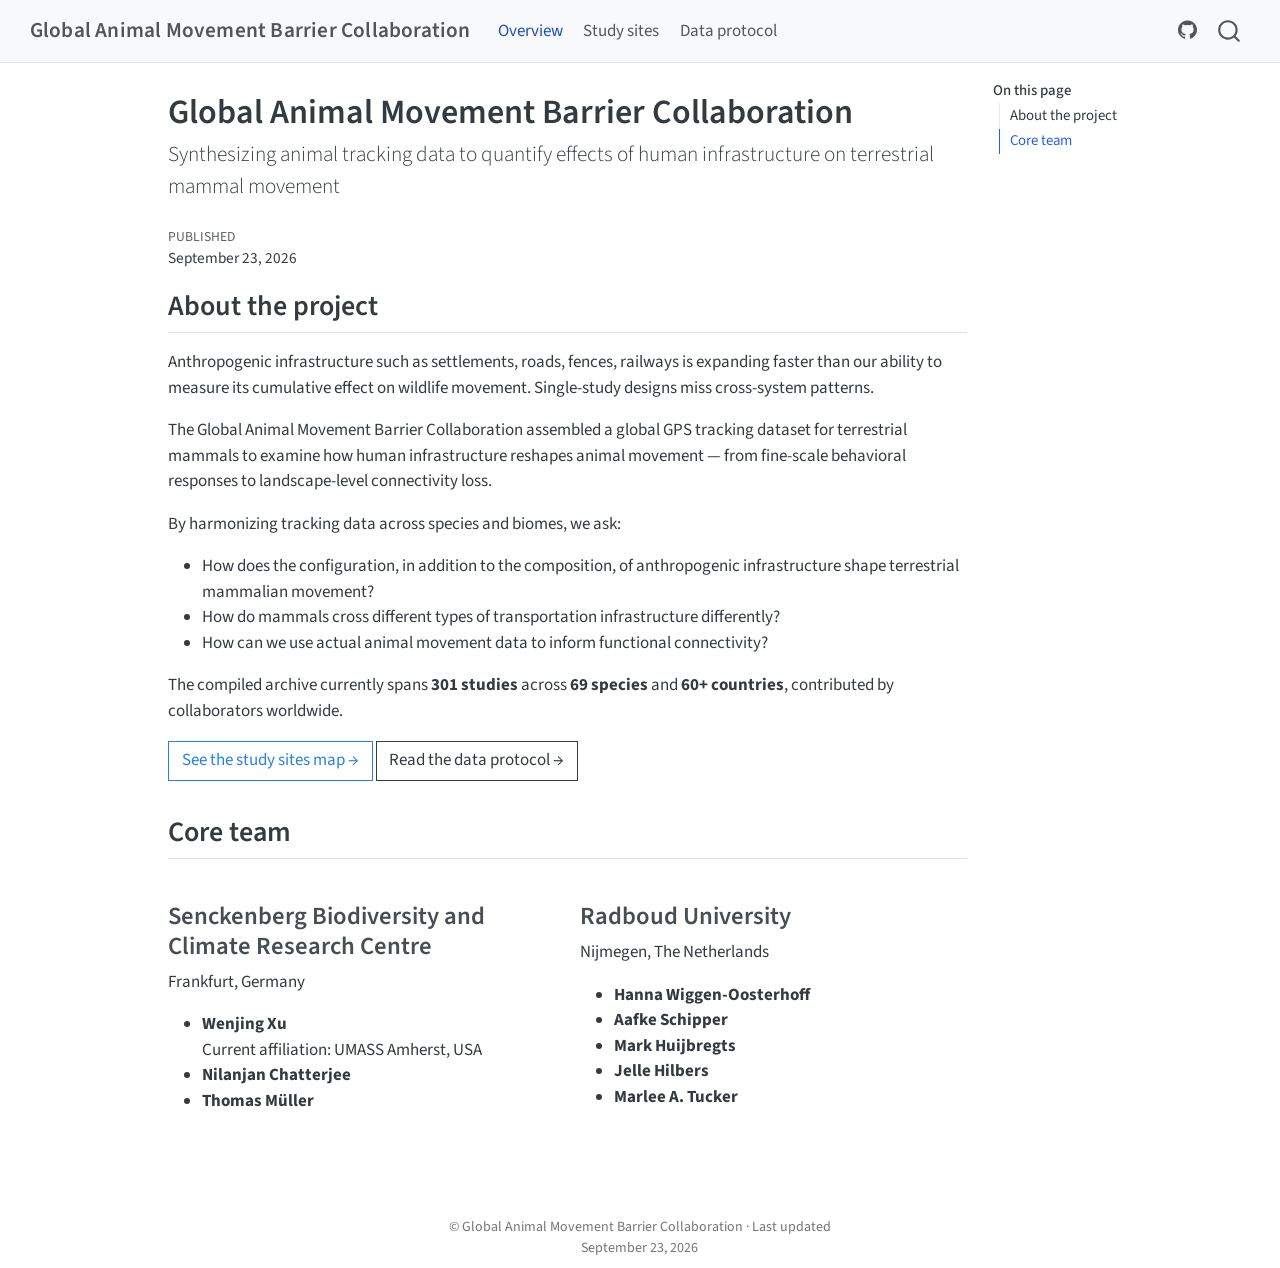
<file: docs/index.html>
<!DOCTYPE html>
<html xmlns="http://www.w3.org/1999/xhtml" lang="en" xml:lang="en"><head>

<meta charset="utf-8">
<meta name="generator" content="quarto-1.9.37">

<meta name="viewport" content="width=device-width, initial-scale=1.0, user-scalable=yes">

<meta name="dcterms.date" content="2026-09-23">

<title>Global Animal Movement Barrier Collaboration</title>
<style>
/* Default styles provided by pandoc.
** See https://pandoc.org/MANUAL.html#variables-for-html for config info.
*/
code{white-space: pre-wrap;}
span.smallcaps{font-variant: small-caps;}
div.columns{display: flex; gap: min(4vw, 1.5em);}
div.column{flex: auto; overflow-x: auto;}
div.hanging-indent{margin-left: 1.5em; text-indent: -1.5em;}
ul.task-list{list-style: none;}
ul.task-list li input[type="checkbox"] {
  width: 0.8em;
  margin: 0 0.8em 0.2em -1em; /* quarto-specific, see https://github.com/quarto-dev/quarto-cli/issues/4556 */ 
  vertical-align: middle;
}
</style>


<script src="site_libs/quarto-nav/quarto-nav.js"></script>
<script src="site_libs/quarto-nav/headroom.min.js"></script>
<script src="site_libs/clipboard/clipboard.min.js"></script>
<script src="site_libs/quarto-search/autocomplete.umd.js"></script>
<script src="site_libs/quarto-search/fuse.min.js"></script>
<script src="site_libs/quarto-search/quarto-search.js"></script>
<meta name="quarto:offset" content="./">
<script src="site_libs/quarto-html/quarto.js" type="module"></script>
<script src="site_libs/quarto-html/tabsets/tabsets.js" type="module"></script>
<script src="site_libs/quarto-html/popper.min.js"></script>
<script src="site_libs/quarto-html/tippy.umd.min.js"></script>
<script src="site_libs/quarto-html/anchor.min.js"></script>
<link href="site_libs/quarto-html/tippy.css" rel="stylesheet">
<link href="site_libs/quarto-html/quarto-syntax-highlighting-7f8f88aac4f3542376d5c11b86a4c14d.css" rel="stylesheet" id="quarto-text-highlighting-styles">
<script src="site_libs/bootstrap/bootstrap.min.js"></script>
<link href="site_libs/bootstrap/bootstrap-icons.css" rel="stylesheet">
<link href="site_libs/bootstrap/bootstrap-6388ad00bb6ecaefa25b9a98db1edf18.min.css" rel="stylesheet" append-hash="true" id="quarto-bootstrap" data-mode="light">
<script id="quarto-search-options" type="application/json">{
  "location": "navbar",
  "copy-button": false,
  "collapse-after": 3,
  "panel-placement": "end",
  "type": "overlay",
  "limit": 50,
  "keyboard-shortcut": [
    "f",
    "/",
    "s"
  ],
  "show-item-context": false,
  "language": {
    "search-no-results-text": "No results",
    "search-matching-documents-text": "matching documents",
    "search-copy-link-title": "Copy link to search",
    "search-hide-matches-text": "Hide additional matches",
    "search-more-match-text": "more match in this document",
    "search-more-matches-text": "more matches in this document",
    "search-clear-button-title": "Clear",
    "search-text-placeholder": "",
    "search-detached-cancel-button-title": "Cancel",
    "search-submit-button-title": "Submit",
    "search-label": "Search"
  }
}</script>
<style>html{ scroll-behavior: smooth; }</style>


<link rel="stylesheet" href="styles.css">
</head>

<body class="nav-fixed quarto-light">

<div id="quarto-search-results"></div>
  <header id="quarto-header" class="headroom fixed-top">
    <nav class="navbar navbar-expand-lg " data-bs-theme="dark">
      <div class="navbar-container container-fluid">
      <div class="navbar-brand-container mx-auto">
    <a class="navbar-brand" href="./index.html">
    <span class="navbar-title">Global Animal Movement Barrier Collaboration</span>
    </a>
  </div>
            <div id="quarto-search" class="" title="Search"></div>
          <button class="navbar-toggler" type="button" data-bs-toggle="collapse" data-bs-target="#navbarCollapse" aria-controls="navbarCollapse" role="menu" aria-expanded="false" aria-label="Toggle navigation" onclick="if (window.quartoToggleHeadroom) { window.quartoToggleHeadroom(); }">
  <span class="navbar-toggler-icon"></span>
</button>
          <div class="collapse navbar-collapse" id="navbarCollapse">
            <ul class="navbar-nav navbar-nav-scroll me-auto">
  <li class="nav-item">
    <a class="nav-link active" href="./index.html" aria-current="page"> 
<span class="menu-text">Overview</span></a>
  </li>  
  <li class="nav-item">
    <a class="nav-link" href="./map.html"> 
<span class="menu-text">Study sites</span></a>
  </li>  
  <li class="nav-item">
    <a class="nav-link" href="./protocol.html"> 
<span class="menu-text">Data protocol</span></a>
  </li>  
</ul>
            <ul class="navbar-nav navbar-nav-scroll ms-auto">
  <li class="nav-item compact">
    <a class="nav-link" href="https://github.com/wx-ecology/barrierproject.github.io"> <i class="bi bi-github" role="img">
</i> 
<span class="menu-text"></span></a>
  </li>  
</ul>
          </div> <!-- /navcollapse -->
            <div class="quarto-navbar-tools">
</div>
      </div> <!-- /container-fluid -->
    </nav>
</header>
<!-- content -->
<div id="quarto-content" class="quarto-container page-columns page-rows-contents page-layout-article page-navbar">
<!-- sidebar -->
<!-- margin-sidebar -->
    <div id="quarto-margin-sidebar" class="sidebar margin-sidebar">
        <nav id="TOC" role="doc-toc" class="toc-active">
    <h2 id="toc-title">On this page</h2>
   
  <ul>
  <li><a href="#about-the-project" id="toc-about-the-project" class="nav-link active" data-scroll-target="#about-the-project">About the project</a></li>
  <li><a href="#core-team" id="toc-core-team" class="nav-link" data-scroll-target="#core-team">Core team</a></li>
  </ul>
</nav>
    </div>
<!-- main -->
<main class="content" id="quarto-document-content">

<header id="title-block-header" class="quarto-title-block default">
<div class="quarto-title">
<h1 class="title">Global Animal Movement Barrier Collaboration</h1>
<p class="subtitle lead">Synthesizing animal tracking data to quantify effects of human infrastructure on terrestrial mammal movement</p>
</div>



<div class="quarto-title-meta">

    
    <div>
    <div class="quarto-title-meta-heading">Published</div>
    <div class="quarto-title-meta-contents">
      <p class="date">September 23, 2026</p>
    </div>
  </div>
  
    
  </div>
  


</header>


<section id="about-the-project" class="level2">
<h2 class="anchored" data-anchor-id="about-the-project">About the project</h2>
<p>Anthropogenic infrastructure such as settlements, roads, fences, railways is expanding faster than our ability to measure its cumulative effect on wildlife movement. Single-study designs miss cross-system patterns.</p>
<p>The Global Animal Movement Barrier Collaboration assembled a global GPS tracking dataset for terrestrial mammals to examine how human infrastructure reshapes animal movement — from fine-scale behavioral responses to landscape-level connectivity loss.</p>
<p>By harmonizing tracking data across species and biomes, we ask:</p>
<ul>
<li>How does the configuration, in addition to the composition, of anthropogenic infrastructure shape terrestrial mammalian movement?</li>
<li>How do mammals cross different types of transportation infrastructure differently?</li>
<li>How can we use actual animal movement data to inform functional connectivity?</li>
</ul>
<p>The compiled archive currently spans <strong>301 studies</strong> across <strong>69 species</strong> and <strong>60+ countries</strong>, contributed by collaborators worldwide.</p>
<p><a href="./map.html" class="btn btn-outline-primary">See the study sites map →</a> <a href="./protocol.html" class="btn btn-outline-secondary">Read the data protocol →</a></p>
</section>
<section id="core-team" class="level2">
<h2 class="anchored" data-anchor-id="core-team">Core team</h2>
<div class="grid">
<section id="senckenberg-biodiversity-and-climate-research-centre" class="level3 g-col-12 g-col-md-6">
<h3 class="anchored" data-anchor-id="senckenberg-biodiversity-and-climate-research-centre">Senckenberg Biodiversity and Climate Research Centre</h3>
<p>Frankfurt, Germany</p>
<ul>
<li><strong>Wenjing Xu</strong> <br> Current affiliation: UMASS Amherst, USA</li>
<li><strong>Nilanjan Chatterjee</strong></li>
<li><strong>Thomas Müller</strong></li>
</ul>
</section>
<section id="radboud-university" class="level3 g-col-12 g-col-md-6">
<h3 class="anchored" data-anchor-id="radboud-university">Radboud University</h3>
<p>Nijmegen, The Netherlands</p>
<ul>
<li><strong>Hanna Wiggen-Oosterhoff</strong></li>
<li><strong>Aafke Schipper</strong></li>
<li><strong>Mark Huijbregts</strong></li>
<li><strong>Jelle Hilbers</strong></li>
<li><strong>Marlee A. Tucker</strong></li>
</ul>
</section>
</div>


</section>

</main> <!-- /main -->
<script id="quarto-html-after-body" type="application/javascript">
  window.document.addEventListener("DOMContentLoaded", function (event) {
    const icon = "";
    const anchorJS = new window.AnchorJS();
    anchorJS.options = {
      placement: 'right',
      icon: icon
    };
    anchorJS.add('.anchored');
    const isCodeAnnotation = (el) => {
      for (const clz of el.classList) {
        if (clz.startsWith('code-annotation-')) {                     
          return true;
        }
      }
      return false;
    }
    const onCopySuccess = function(e) {
      // button target
      const button = e.trigger;
      // don't keep focus
      button.blur();
      // flash "checked"
      button.classList.add('code-copy-button-checked');
      var currentTitle = button.getAttribute("title");
      button.setAttribute("title", "Copied!");
      let tooltip;
      if (window.bootstrap) {
        button.setAttribute("data-bs-toggle", "tooltip");
        button.setAttribute("data-bs-placement", "left");
        button.setAttribute("data-bs-title", "Copied!");
        tooltip = new bootstrap.Tooltip(button, 
          { trigger: "manual", 
            customClass: "code-copy-button-tooltip",
            offset: [0, -8]});
        tooltip.show();    
      }
      setTimeout(function() {
        if (tooltip) {
          tooltip.hide();
          button.removeAttribute("data-bs-title");
          button.removeAttribute("data-bs-toggle");
          button.removeAttribute("data-bs-placement");
        }
        button.setAttribute("title", currentTitle);
        button.classList.remove('code-copy-button-checked');
      }, 1000);
      // clear code selection
      e.clearSelection();
    }
    const getTextToCopy = function(trigger) {
      const outerScaffold = trigger.parentElement.cloneNode(true);
      const codeEl = outerScaffold.querySelector('code');
      for (const childEl of codeEl.children) {
        if (isCodeAnnotation(childEl)) {
          childEl.remove();
        }
      }
      return codeEl.innerText;
    }
    const clipboard = new window.ClipboardJS('.code-copy-button:not([data-in-quarto-modal])', {
      text: getTextToCopy
    });
    clipboard.on('success', onCopySuccess);
    if (window.document.getElementById('quarto-embedded-source-code-modal')) {
      const clipboardModal = new window.ClipboardJS('.code-copy-button[data-in-quarto-modal]', {
        text: getTextToCopy,
        container: window.document.getElementById('quarto-embedded-source-code-modal')
      });
      clipboardModal.on('success', onCopySuccess);
    }
      var localhostRegex = new RegExp(/^(?:http|https):\/\/localhost\:?[0-9]*\//);
      var mailtoRegex = new RegExp(/^mailto:/);
        var filterRegex = new RegExp("https:\/\/wx-ecology\.github\.io\/barrierproject\.github\.io\/");
      var isInternal = (href) => {
          return filterRegex.test(href) || localhostRegex.test(href) || mailtoRegex.test(href);
      }
      // Inspect non-navigation links and adorn them if external
     var links = window.document.querySelectorAll('a[href]:not(.nav-link):not(.navbar-brand):not(.toc-action):not(.sidebar-link):not(.sidebar-item-toggle):not(.pagination-link):not(.no-external):not([aria-hidden]):not(.dropdown-item):not(.quarto-navigation-tool):not(.about-link)');
      for (var i=0; i<links.length; i++) {
        const link = links[i];
        if (!isInternal(link.href)) {
          // undo the damage that might have been done by quarto-nav.js in the case of
          // links that we want to consider external
          if (link.dataset.originalHref !== undefined) {
            link.href = link.dataset.originalHref;
          }
            // target, if specified
            link.setAttribute("target", "_blank");
            if (link.getAttribute("rel") === null) {
              link.setAttribute("rel", "noopener");
            }
        }
      }
    function tippyHover(el, contentFn, onTriggerFn, onUntriggerFn) {
      const config = {
        allowHTML: true,
        maxWidth: 500,
        delay: 100,
        arrow: false,
        appendTo: function(el) {
            return el.parentElement;
        },
        interactive: true,
        interactiveBorder: 10,
        theme: 'quarto',
        placement: 'bottom-start',
      };
      if (contentFn) {
        config.content = contentFn;
      }
      if (onTriggerFn) {
        config.onTrigger = onTriggerFn;
      }
      if (onUntriggerFn) {
        config.onUntrigger = onUntriggerFn;
      }
      window.tippy(el, config); 
    }
    const noterefs = window.document.querySelectorAll('a[role="doc-noteref"]');
    for (var i=0; i<noterefs.length; i++) {
      const ref = noterefs[i];
      tippyHover(ref, function() {
        // use id or data attribute instead here
        let href = ref.getAttribute('data-footnote-href') || ref.getAttribute('href');
        try { href = new URL(href).hash; } catch {}
        const id = href.replace(/^#\/?/, "");
        const note = window.document.getElementById(id);
        if (note) {
          return note.innerHTML;
        } else {
          return "";
        }
      });
    }
    const xrefs = window.document.querySelectorAll('a.quarto-xref');
    const processXRef = (id, note) => {
      // Strip column container classes
      const stripColumnClz = (el) => {
        el.classList.remove("page-full", "page-columns");
        if (el.children) {
          for (const child of el.children) {
            stripColumnClz(child);
          }
        }
      }
      stripColumnClz(note)
      if (id === null || id.startsWith('sec-')) {
        // Special case sections, only their first couple elements
        const container = document.createElement("div");
        if (note.children && note.children.length > 2) {
          container.appendChild(note.children[0].cloneNode(true));
          for (let i = 1; i < note.children.length; i++) {
            const child = note.children[i];
            if (child.tagName === "P" && child.innerText === "") {
              continue;
            } else {
              container.appendChild(child.cloneNode(true));
              break;
            }
          }
          if (window.Quarto?.typesetMath) {
            window.Quarto.typesetMath(container);
          }
          return container.innerHTML
        } else {
          if (window.Quarto?.typesetMath) {
            window.Quarto.typesetMath(note);
          }
          return note.innerHTML;
        }
      } else {
        // Remove any anchor links if they are present
        const anchorLink = note.querySelector('a.anchorjs-link');
        if (anchorLink) {
          anchorLink.remove();
        }
        if (window.Quarto?.typesetMath) {
          window.Quarto.typesetMath(note);
        }
        if (note.classList.contains("callout")) {
          return note.outerHTML;
        } else {
          return note.innerHTML;
        }
      }
    }
    for (var i=0; i<xrefs.length; i++) {
      const xref = xrefs[i];
      tippyHover(xref, undefined, function(instance) {
        instance.disable();
        let url = xref.getAttribute('href');
        let hash = undefined; 
        if (url.startsWith('#')) {
          hash = url;
        } else {
          try { hash = new URL(url).hash; } catch {}
        }
        if (hash) {
          const id = hash.replace(/^#\/?/, "");
          const note = window.document.getElementById(id);
          if (note !== null) {
            try {
              const html = processXRef(id, note.cloneNode(true));
              instance.setContent(html);
            } finally {
              instance.enable();
              instance.show();
            }
          } else {
            // See if we can fetch this
            fetch(url.split('#')[0])
            .then(res => res.text())
            .then(html => {
              const parser = new DOMParser();
              const htmlDoc = parser.parseFromString(html, "text/html");
              const note = htmlDoc.getElementById(id);
              if (note !== null) {
                const html = processXRef(id, note);
                instance.setContent(html);
              } 
            }).finally(() => {
              instance.enable();
              instance.show();
            });
          }
        } else {
          // See if we can fetch a full url (with no hash to target)
          // This is a special case and we should probably do some content thinning / targeting
          fetch(url)
          .then(res => res.text())
          .then(html => {
            const parser = new DOMParser();
            const htmlDoc = parser.parseFromString(html, "text/html");
            const note = htmlDoc.querySelector('main.content');
            if (note !== null) {
              // This should only happen for chapter cross references
              // (since there is no id in the URL)
              // remove the first header
              if (note.children.length > 0 && note.children[0].tagName === "HEADER") {
                note.children[0].remove();
              }
              const html = processXRef(null, note);
              instance.setContent(html);
            } 
          }).finally(() => {
            instance.enable();
            instance.show();
          });
        }
      }, function(instance) {
      });
    }
        let selectedAnnoteEl;
        const selectorForAnnotation = ( cell, annotation) => {
          let cellAttr = 'data-code-cell="' + cell + '"';
          let lineAttr = 'data-code-annotation="' +  annotation + '"';
          const selector = 'span[' + cellAttr + '][' + lineAttr + ']';
          return selector;
        }
        const selectCodeLines = (annoteEl) => {
          const doc = window.document;
          const targetCell = annoteEl.getAttribute("data-target-cell");
          const targetAnnotation = annoteEl.getAttribute("data-target-annotation");
          const annoteSpan = window.document.querySelector(selectorForAnnotation(targetCell, targetAnnotation));
          const lines = annoteSpan.getAttribute("data-code-lines").split(",");
          const lineIds = lines.map((line) => {
            return targetCell + "-" + line;
          })
          let top = null;
          let height = null;
          let parent = null;
          if (lineIds.length > 0) {
              //compute the position of the single el (top and bottom and make a div)
              const el = window.document.getElementById(lineIds[0]);
              top = el.offsetTop;
              height = el.offsetHeight;
              parent = el.parentElement.parentElement;
            if (lineIds.length > 1) {
              const lastEl = window.document.getElementById(lineIds[lineIds.length - 1]);
              const bottom = lastEl.offsetTop + lastEl.offsetHeight;
              height = bottom - top;
            }
            if (top !== null && height !== null && parent !== null) {
              // cook up a div (if necessary) and position it 
              let div = window.document.getElementById("code-annotation-line-highlight");
              if (div === null) {
                div = window.document.createElement("div");
                div.setAttribute("id", "code-annotation-line-highlight");
                div.style.position = 'absolute';
                parent.appendChild(div);
              }
              div.style.top = top - 2 + "px";
              div.style.height = height + 4 + "px";
              div.style.left = 0;
              let gutterDiv = window.document.getElementById("code-annotation-line-highlight-gutter");
              if (gutterDiv === null) {
                gutterDiv = window.document.createElement("div");
                gutterDiv.setAttribute("id", "code-annotation-line-highlight-gutter");
                gutterDiv.style.position = 'absolute';
                const codeCell = window.document.getElementById(targetCell);
                const gutter = codeCell.querySelector('.code-annotation-gutter');
                gutter.appendChild(gutterDiv);
              }
              gutterDiv.style.top = top - 2 + "px";
              gutterDiv.style.height = height + 4 + "px";
            }
            selectedAnnoteEl = annoteEl;
          }
        };
        const unselectCodeLines = () => {
          const elementsIds = ["code-annotation-line-highlight", "code-annotation-line-highlight-gutter"];
          elementsIds.forEach((elId) => {
            const div = window.document.getElementById(elId);
            if (div) {
              div.remove();
            }
          });
          selectedAnnoteEl = undefined;
        };
          // Handle positioning of the toggle
      window.addEventListener(
        "resize",
        throttle(() => {
          elRect = undefined;
          if (selectedAnnoteEl) {
            selectCodeLines(selectedAnnoteEl);
          }
        }, 10)
      );
      function throttle(fn, ms) {
      let throttle = false;
      let timer;
        return (...args) => {
          if(!throttle) { // first call gets through
              fn.apply(this, args);
              throttle = true;
          } else { // all the others get throttled
              if(timer) clearTimeout(timer); // cancel #2
              timer = setTimeout(() => {
                fn.apply(this, args);
                timer = throttle = false;
              }, ms);
          }
        };
      }
        // Attach click handler to the DT
        const annoteDls = window.document.querySelectorAll('dt[data-target-cell]');
        for (const annoteDlNode of annoteDls) {
          annoteDlNode.addEventListener('click', (event) => {
            const clickedEl = event.target;
            if (clickedEl !== selectedAnnoteEl) {
              unselectCodeLines();
              const activeEl = window.document.querySelector('dt[data-target-cell].code-annotation-active');
              if (activeEl) {
                activeEl.classList.remove('code-annotation-active');
              }
              selectCodeLines(clickedEl);
              clickedEl.classList.add('code-annotation-active');
            } else {
              // Unselect the line
              unselectCodeLines();
              clickedEl.classList.remove('code-annotation-active');
            }
          });
        }
    const findCites = (el) => {
      const parentEl = el.parentElement;
      if (parentEl) {
        const cites = parentEl.dataset.cites;
        if (cites) {
          return {
            el,
            cites: cites.split(' ')
          };
        } else {
          return findCites(el.parentElement)
        }
      } else {
        return undefined;
      }
    };
    var bibliorefs = window.document.querySelectorAll('a[role="doc-biblioref"]');
    for (var i=0; i<bibliorefs.length; i++) {
      const ref = bibliorefs[i];
      const citeInfo = findCites(ref);
      if (citeInfo) {
        tippyHover(citeInfo.el, function() {
          var popup = window.document.createElement('div');
          citeInfo.cites.forEach(function(cite) {
            var citeDiv = window.document.createElement('div');
            citeDiv.classList.add('hanging-indent');
            citeDiv.classList.add('csl-entry');
            var biblioDiv = window.document.getElementById('ref-' + cite);
            if (biblioDiv) {
              citeDiv.innerHTML = biblioDiv.innerHTML;
            }
            popup.appendChild(citeDiv);
          });
          return popup.innerHTML;
        });
      }
    }
  });
  </script>
</div> <!-- /content -->
<footer class="footer">
  <div class="nav-footer">
    <div class="nav-footer-left">
      &nbsp;
    </div>   
    <div class="nav-footer-center">
<p>© Global Animal Movement Barrier Collaboration · Last updated September 23, 2026</p>
</div>
    <div class="nav-footer-right">
      &nbsp;
    </div>
  </div>
</footer>




<script src="site_libs/quarto-html/zenscroll-min.js"></script>
</body></html>
</file>
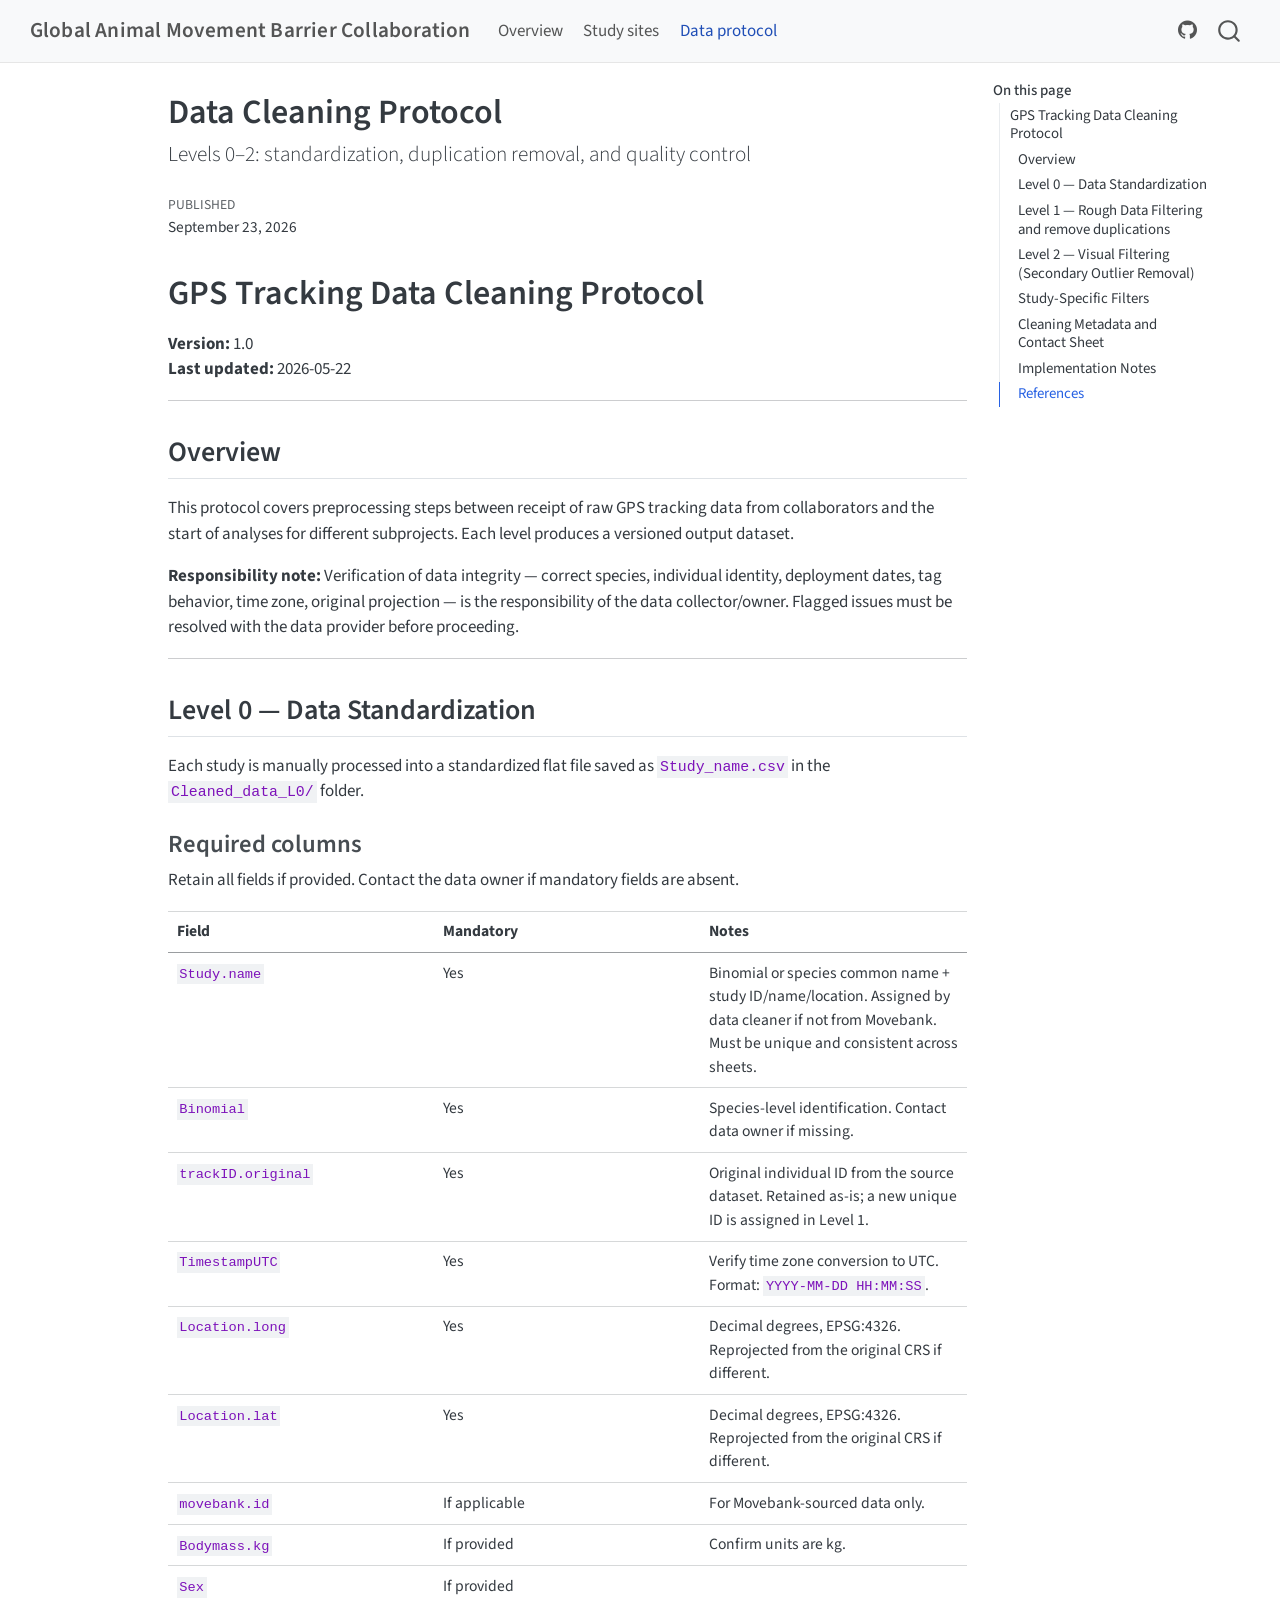
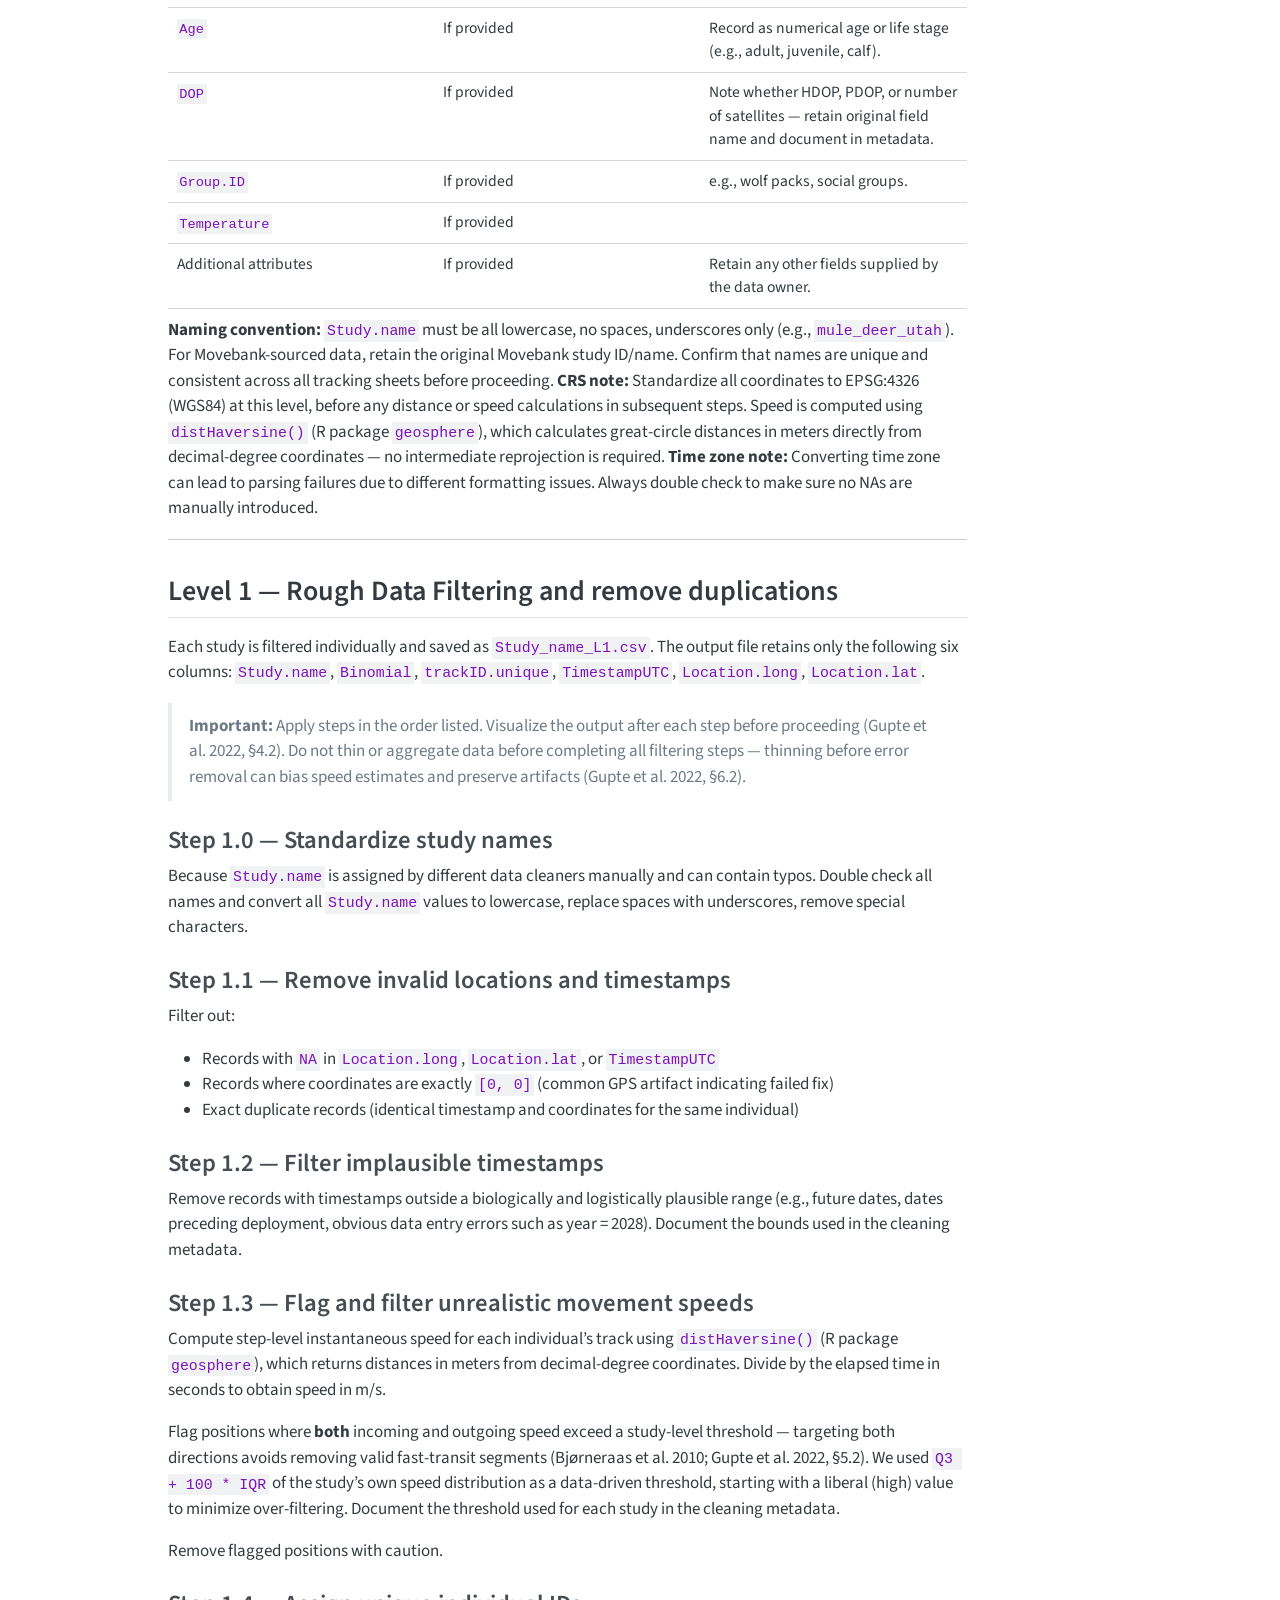
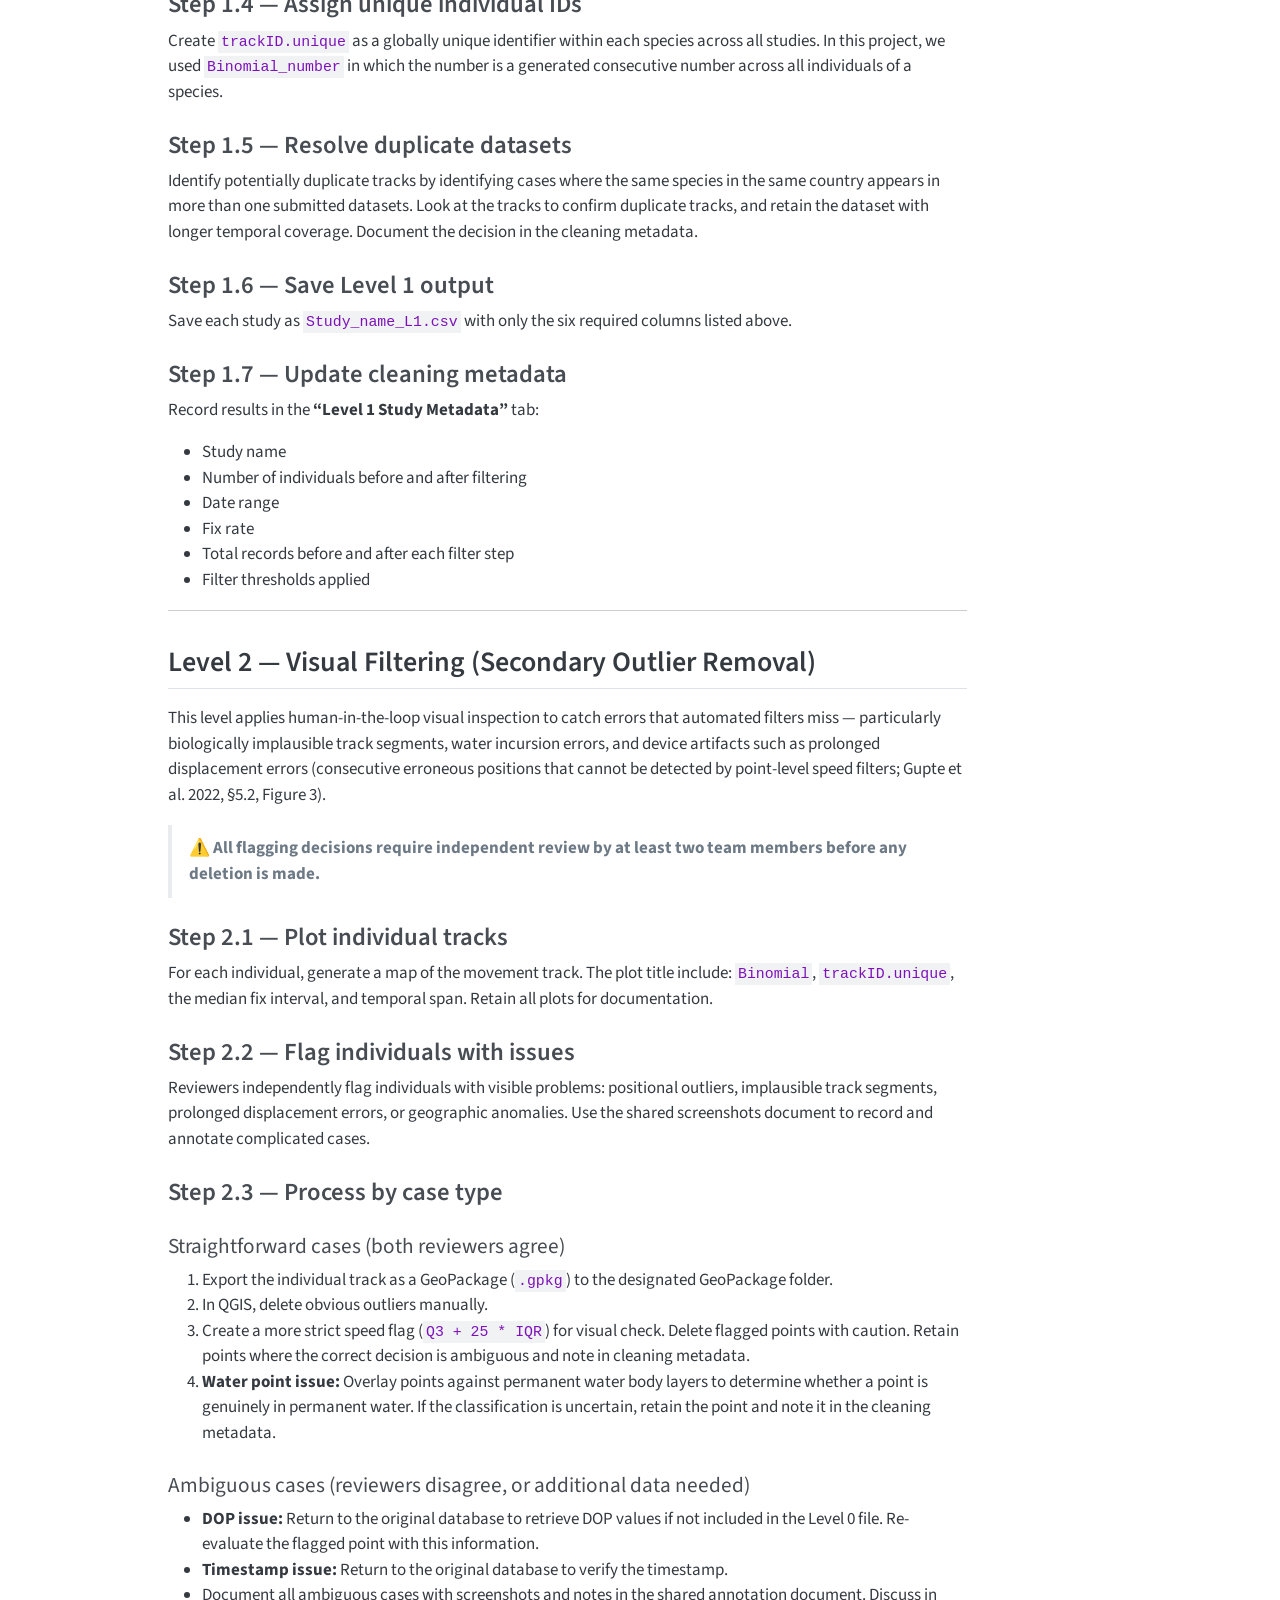
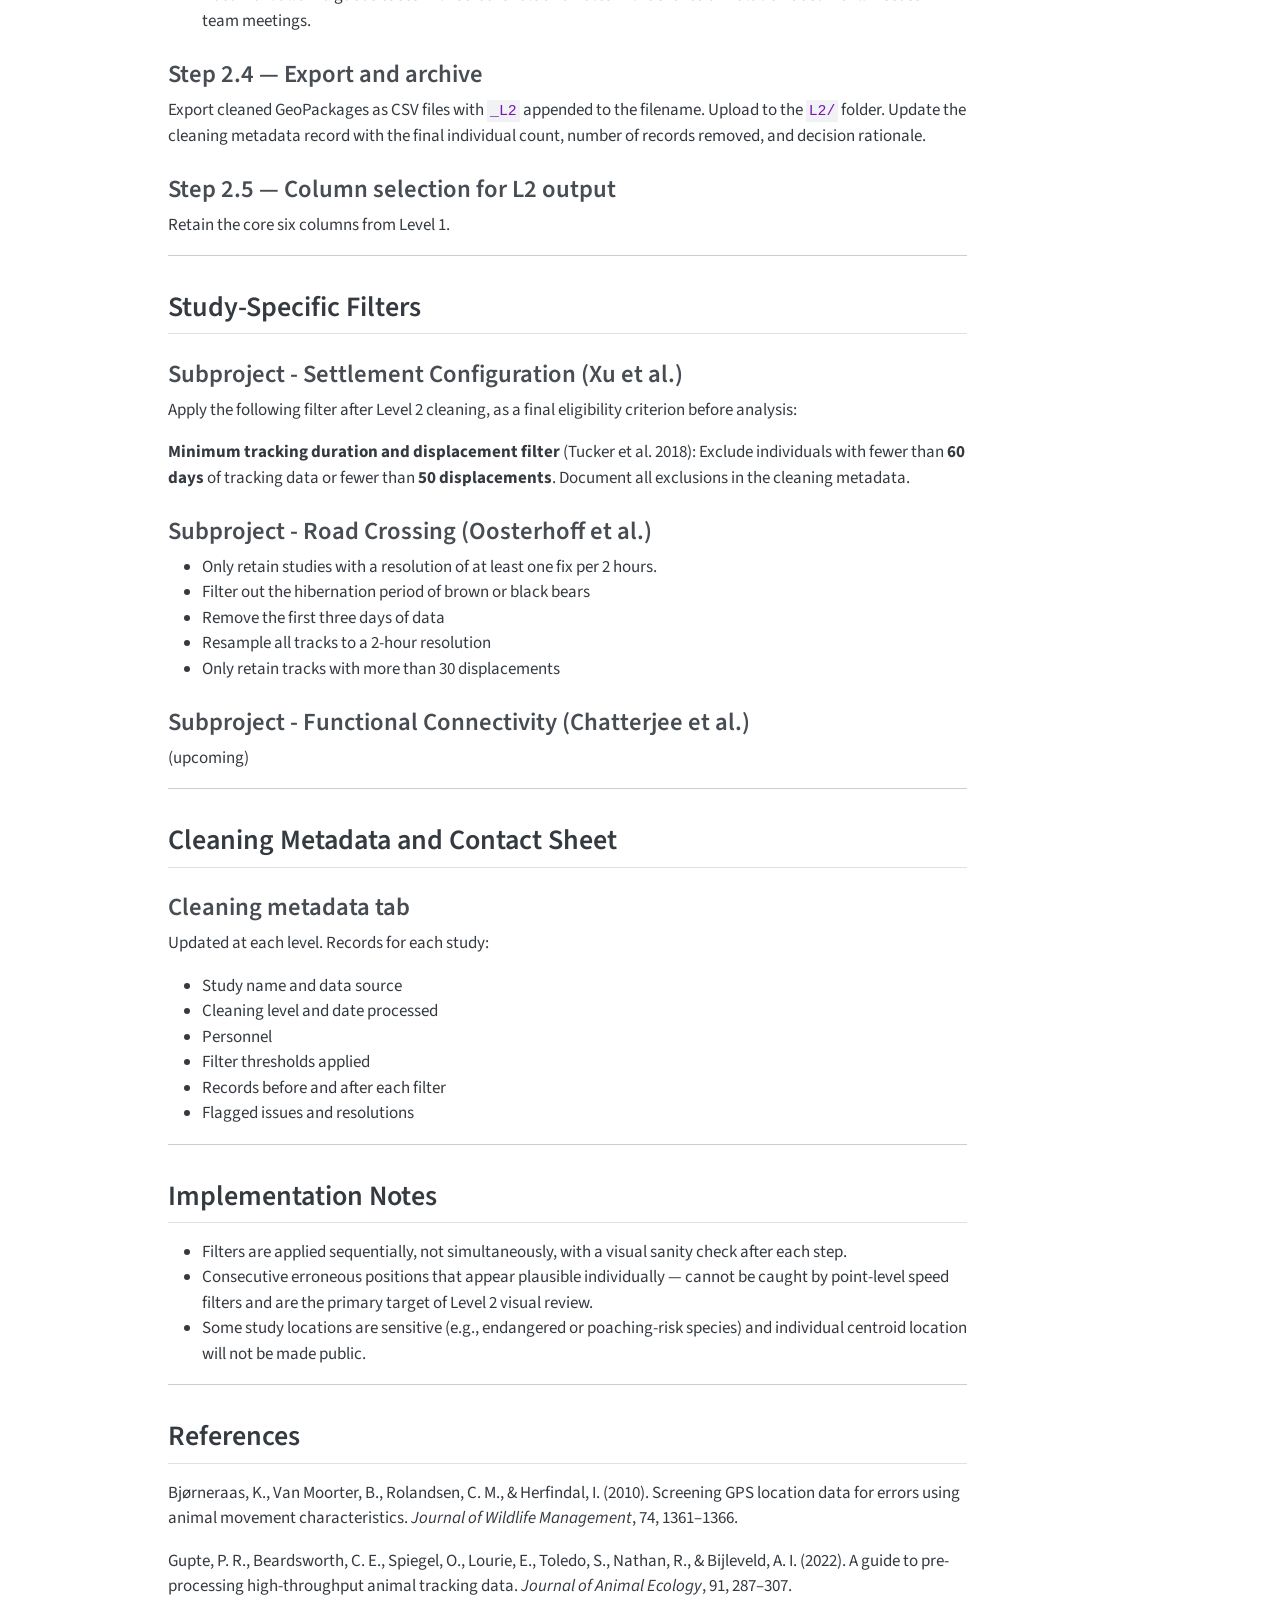
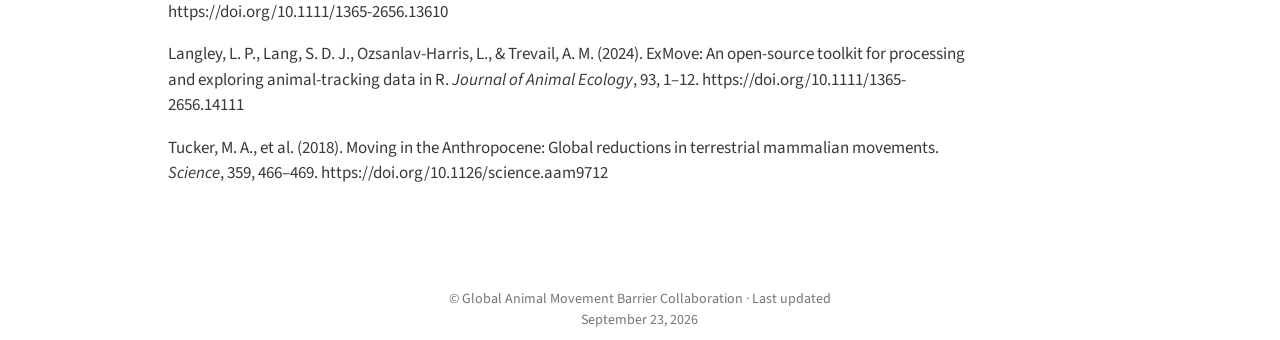
<file: docs/protocol.html>
<!DOCTYPE html>
<html xmlns="http://www.w3.org/1999/xhtml" lang="en" xml:lang="en"><head>

<meta charset="utf-8">
<meta name="generator" content="quarto-1.9.37">

<meta name="viewport" content="width=device-width, initial-scale=1.0, user-scalable=yes">

<meta name="dcterms.date" content="2026-09-23">

<title>Data Cleaning Protocol – Global Animal Movement Barrier Collaboration</title>
<style>
/* Default styles provided by pandoc.
** See https://pandoc.org/MANUAL.html#variables-for-html for config info.
*/
code{white-space: pre-wrap;}
span.smallcaps{font-variant: small-caps;}
div.columns{display: flex; gap: min(4vw, 1.5em);}
div.column{flex: auto; overflow-x: auto;}
div.hanging-indent{margin-left: 1.5em; text-indent: -1.5em;}
ul.task-list{list-style: none;}
ul.task-list li input[type="checkbox"] {
  width: 0.8em;
  margin: 0 0.8em 0.2em -1em; /* quarto-specific, see https://github.com/quarto-dev/quarto-cli/issues/4556 */ 
  vertical-align: middle;
}
</style>


<script src="site_libs/quarto-nav/quarto-nav.js"></script>
<script src="site_libs/quarto-nav/headroom.min.js"></script>
<script src="site_libs/clipboard/clipboard.min.js"></script>
<script src="site_libs/quarto-search/autocomplete.umd.js"></script>
<script src="site_libs/quarto-search/fuse.min.js"></script>
<script src="site_libs/quarto-search/quarto-search.js"></script>
<meta name="quarto:offset" content="./">
<script src="site_libs/quarto-html/quarto.js" type="module"></script>
<script src="site_libs/quarto-html/tabsets/tabsets.js" type="module"></script>
<script src="site_libs/quarto-html/popper.min.js"></script>
<script src="site_libs/quarto-html/tippy.umd.min.js"></script>
<script src="site_libs/quarto-html/anchor.min.js"></script>
<link href="site_libs/quarto-html/tippy.css" rel="stylesheet">
<link href="site_libs/quarto-html/quarto-syntax-highlighting-7f8f88aac4f3542376d5c11b86a4c14d.css" rel="stylesheet" id="quarto-text-highlighting-styles">
<script src="site_libs/bootstrap/bootstrap.min.js"></script>
<link href="site_libs/bootstrap/bootstrap-icons.css" rel="stylesheet">
<link href="site_libs/bootstrap/bootstrap-6388ad00bb6ecaefa25b9a98db1edf18.min.css" rel="stylesheet" append-hash="true" id="quarto-bootstrap" data-mode="light">
<script id="quarto-search-options" type="application/json">{
  "location": "navbar",
  "copy-button": false,
  "collapse-after": 3,
  "panel-placement": "end",
  "type": "overlay",
  "limit": 50,
  "keyboard-shortcut": [
    "f",
    "/",
    "s"
  ],
  "show-item-context": false,
  "language": {
    "search-no-results-text": "No results",
    "search-matching-documents-text": "matching documents",
    "search-copy-link-title": "Copy link to search",
    "search-hide-matches-text": "Hide additional matches",
    "search-more-match-text": "more match in this document",
    "search-more-matches-text": "more matches in this document",
    "search-clear-button-title": "Clear",
    "search-text-placeholder": "",
    "search-detached-cancel-button-title": "Cancel",
    "search-submit-button-title": "Submit",
    "search-label": "Search"
  }
}</script>
<style>html{ scroll-behavior: smooth; }</style>


<link rel="stylesheet" href="styles.css">
</head>

<body class="nav-fixed quarto-light">

<div id="quarto-search-results"></div>
  <header id="quarto-header" class="headroom fixed-top">
    <nav class="navbar navbar-expand-lg " data-bs-theme="dark">
      <div class="navbar-container container-fluid">
      <div class="navbar-brand-container mx-auto">
    <a class="navbar-brand" href="./index.html">
    <span class="navbar-title">Global Animal Movement Barrier Collaboration</span>
    </a>
  </div>
            <div id="quarto-search" class="" title="Search"></div>
          <button class="navbar-toggler" type="button" data-bs-toggle="collapse" data-bs-target="#navbarCollapse" aria-controls="navbarCollapse" role="menu" aria-expanded="false" aria-label="Toggle navigation" onclick="if (window.quartoToggleHeadroom) { window.quartoToggleHeadroom(); }">
  <span class="navbar-toggler-icon"></span>
</button>
          <div class="collapse navbar-collapse" id="navbarCollapse">
            <ul class="navbar-nav navbar-nav-scroll me-auto">
  <li class="nav-item">
    <a class="nav-link" href="./index.html"> 
<span class="menu-text">Overview</span></a>
  </li>  
  <li class="nav-item">
    <a class="nav-link" href="./map.html"> 
<span class="menu-text">Study sites</span></a>
  </li>  
  <li class="nav-item">
    <a class="nav-link active" href="./protocol.html" aria-current="page"> 
<span class="menu-text">Data protocol</span></a>
  </li>  
</ul>
            <ul class="navbar-nav navbar-nav-scroll ms-auto">
  <li class="nav-item compact">
    <a class="nav-link" href="https://github.com/wx-ecology/barrierproject.github.io"> <i class="bi bi-github" role="img">
</i> 
<span class="menu-text"></span></a>
  </li>  
</ul>
          </div> <!-- /navcollapse -->
            <div class="quarto-navbar-tools">
</div>
      </div> <!-- /container-fluid -->
    </nav>
</header>
<!-- content -->
<div id="quarto-content" class="quarto-container page-columns page-rows-contents page-layout-article page-navbar">
<!-- sidebar -->
<!-- margin-sidebar -->
    <div id="quarto-margin-sidebar" class="sidebar margin-sidebar">
        <nav id="TOC" role="doc-toc" class="toc-active">
    <h2 id="toc-title">On this page</h2>
   
  <ul>
  <li><a href="#gps-tracking-data-cleaning-protocol" id="toc-gps-tracking-data-cleaning-protocol" class="nav-link active" data-scroll-target="#gps-tracking-data-cleaning-protocol">GPS Tracking Data Cleaning Protocol</a>
  <ul class="collapse">
  <li><a href="#overview" id="toc-overview" class="nav-link" data-scroll-target="#overview">Overview</a></li>
  <li><a href="#level-0-data-standardization" id="toc-level-0-data-standardization" class="nav-link" data-scroll-target="#level-0-data-standardization">Level 0 — Data Standardization</a>
  <ul class="collapse">
  <li><a href="#required-columns" id="toc-required-columns" class="nav-link" data-scroll-target="#required-columns">Required columns</a></li>
  </ul></li>
  <li><a href="#level-1-rough-data-filtering-and-remove-duplications" id="toc-level-1-rough-data-filtering-and-remove-duplications" class="nav-link" data-scroll-target="#level-1-rough-data-filtering-and-remove-duplications">Level 1 — Rough Data Filtering and remove duplications</a>
  <ul class="collapse">
  <li><a href="#step-1.0-standardize-study-names" id="toc-step-1.0-standardize-study-names" class="nav-link" data-scroll-target="#step-1.0-standardize-study-names">Step 1.0 — Standardize study names</a></li>
  <li><a href="#step-1.1-remove-invalid-locations-and-timestamps" id="toc-step-1.1-remove-invalid-locations-and-timestamps" class="nav-link" data-scroll-target="#step-1.1-remove-invalid-locations-and-timestamps">Step 1.1 — Remove invalid locations and timestamps</a></li>
  <li><a href="#step-1.2-filter-implausible-timestamps" id="toc-step-1.2-filter-implausible-timestamps" class="nav-link" data-scroll-target="#step-1.2-filter-implausible-timestamps">Step 1.2 — Filter implausible timestamps</a></li>
  <li><a href="#step-1.3-flag-and-filter-unrealistic-movement-speeds" id="toc-step-1.3-flag-and-filter-unrealistic-movement-speeds" class="nav-link" data-scroll-target="#step-1.3-flag-and-filter-unrealistic-movement-speeds">Step 1.3 — Flag and filter unrealistic movement speeds</a></li>
  <li><a href="#step-1.4-assign-unique-individual-ids" id="toc-step-1.4-assign-unique-individual-ids" class="nav-link" data-scroll-target="#step-1.4-assign-unique-individual-ids">Step 1.4 — Assign unique individual IDs</a></li>
  <li><a href="#step-1.5-resolve-duplicate-datasets" id="toc-step-1.5-resolve-duplicate-datasets" class="nav-link" data-scroll-target="#step-1.5-resolve-duplicate-datasets">Step 1.5 — Resolve duplicate datasets</a></li>
  <li><a href="#step-1.6-save-level-1-output" id="toc-step-1.6-save-level-1-output" class="nav-link" data-scroll-target="#step-1.6-save-level-1-output">Step 1.6 — Save Level 1 output</a></li>
  <li><a href="#step-1.7-update-cleaning-metadata" id="toc-step-1.7-update-cleaning-metadata" class="nav-link" data-scroll-target="#step-1.7-update-cleaning-metadata">Step 1.7 — Update cleaning metadata</a></li>
  </ul></li>
  <li><a href="#level-2-visual-filtering-secondary-outlier-removal" id="toc-level-2-visual-filtering-secondary-outlier-removal" class="nav-link" data-scroll-target="#level-2-visual-filtering-secondary-outlier-removal">Level 2 — Visual Filtering (Secondary Outlier Removal)</a>
  <ul class="collapse">
  <li><a href="#step-2.1-plot-individual-tracks" id="toc-step-2.1-plot-individual-tracks" class="nav-link" data-scroll-target="#step-2.1-plot-individual-tracks">Step 2.1 — Plot individual tracks</a></li>
  <li><a href="#step-2.2-flag-individuals-with-issues" id="toc-step-2.2-flag-individuals-with-issues" class="nav-link" data-scroll-target="#step-2.2-flag-individuals-with-issues">Step 2.2 — Flag individuals with issues</a></li>
  <li><a href="#step-2.3-process-by-case-type" id="toc-step-2.3-process-by-case-type" class="nav-link" data-scroll-target="#step-2.3-process-by-case-type">Step 2.3 — Process by case type</a></li>
  <li><a href="#step-2.4-export-and-archive" id="toc-step-2.4-export-and-archive" class="nav-link" data-scroll-target="#step-2.4-export-and-archive">Step 2.4 — Export and archive</a></li>
  <li><a href="#step-2.5-column-selection-for-l2-output" id="toc-step-2.5-column-selection-for-l2-output" class="nav-link" data-scroll-target="#step-2.5-column-selection-for-l2-output">Step 2.5 — Column selection for L2 output</a></li>
  </ul></li>
  <li><a href="#study-specific-filters" id="toc-study-specific-filters" class="nav-link" data-scroll-target="#study-specific-filters">Study-Specific Filters</a>
  <ul class="collapse">
  <li><a href="#subproject---settlement-configuration-xu-et-al." id="toc-subproject---settlement-configuration-xu-et-al." class="nav-link" data-scroll-target="#subproject---settlement-configuration-xu-et-al.">Subproject - Settlement Configuration (Xu et al.)</a></li>
  <li><a href="#subproject---road-crossing-oosterhoff-et-al." id="toc-subproject---road-crossing-oosterhoff-et-al." class="nav-link" data-scroll-target="#subproject---road-crossing-oosterhoff-et-al.">Subproject - Road Crossing (Oosterhoff et al.)</a></li>
  <li><a href="#subproject---functional-connectivity-chatterjee-et-al." id="toc-subproject---functional-connectivity-chatterjee-et-al." class="nav-link" data-scroll-target="#subproject---functional-connectivity-chatterjee-et-al.">Subproject - Functional Connectivity (Chatterjee et al.)</a></li>
  </ul></li>
  <li><a href="#cleaning-metadata-and-contact-sheet" id="toc-cleaning-metadata-and-contact-sheet" class="nav-link" data-scroll-target="#cleaning-metadata-and-contact-sheet">Cleaning Metadata and Contact Sheet</a>
  <ul class="collapse">
  <li><a href="#cleaning-metadata-tab" id="toc-cleaning-metadata-tab" class="nav-link" data-scroll-target="#cleaning-metadata-tab">Cleaning metadata tab</a></li>
  </ul></li>
  <li><a href="#implementation-notes" id="toc-implementation-notes" class="nav-link" data-scroll-target="#implementation-notes">Implementation Notes</a></li>
  <li><a href="#references" id="toc-references" class="nav-link" data-scroll-target="#references">References</a></li>
  </ul></li>
  </ul>
</nav>
    </div>
<!-- main -->
<main class="content" id="quarto-document-content">

<header id="title-block-header" class="quarto-title-block default">
<div class="quarto-title">
<h1 class="title">Data Cleaning Protocol</h1>
<p class="subtitle lead">Levels 0–2: standardization, duplication removal, and quality control</p>
</div>



<div class="quarto-title-meta">

    
    <div>
    <div class="quarto-title-meta-heading">Published</div>
    <div class="quarto-title-meta-contents">
      <p class="date">September 23, 2026</p>
    </div>
  </div>
  
    
  </div>
  


</header>


<section id="gps-tracking-data-cleaning-protocol" class="level1">
<h1>GPS Tracking Data Cleaning Protocol</h1>
<p><strong>Version:</strong> 1.0<br>
<strong>Last updated:</strong> 2026-05-22</p>
<hr>
<section id="overview" class="level2">
<h2 class="anchored" data-anchor-id="overview">Overview</h2>
<p>This protocol covers preprocessing steps between receipt of raw GPS tracking data from collaborators and the start of analyses for different subprojects. Each level produces a versioned output dataset.</p>
<p><strong>Responsibility note:</strong> Verification of data integrity — correct species, individual identity, deployment dates, tag behavior, time zone, original projection — is the responsibility of the data collector/owner. Flagged issues must be resolved with the data provider before proceeding.</p>
<hr>
</section>
<section id="level-0-data-standardization" class="level2">
<h2 class="anchored" data-anchor-id="level-0-data-standardization">Level 0 — Data Standardization</h2>
<p>Each study is manually processed into a standardized flat file saved as <code>Study_name.csv</code> in the <code>Cleaned_data_L0/</code> folder.</p>
<section id="required-columns" class="level3">
<h3 class="anchored" data-anchor-id="required-columns">Required columns</h3>
<p>Retain all fields if provided. Contact the data owner if mandatory fields are absent.</p>
<table class="caption-top table">
<colgroup>
<col style="width: 33%">
<col style="width: 33%">
<col style="width: 33%">
</colgroup>
<thead>
<tr class="header">
<th>Field</th>
<th>Mandatory</th>
<th>Notes</th>
</tr>
</thead>
<tbody>
<tr class="odd">
<td><code>Study.name</code></td>
<td>Yes</td>
<td>Binomial or species common name + study ID/name/location. Assigned by data cleaner if not from Movebank. Must be unique and consistent across sheets.</td>
</tr>
<tr class="even">
<td><code>Binomial</code></td>
<td>Yes</td>
<td>Species-level identification. Contact data owner if missing.</td>
</tr>
<tr class="odd">
<td><code>trackID.original</code></td>
<td>Yes</td>
<td>Original individual ID from the source dataset. Retained as-is; a new unique ID is assigned in Level 1.</td>
</tr>
<tr class="even">
<td><code>TimestampUTC</code></td>
<td>Yes</td>
<td>Verify time zone conversion to UTC. Format: <code>YYYY-MM-DD HH:MM:SS</code>.</td>
</tr>
<tr class="odd">
<td><code>Location.long</code></td>
<td>Yes</td>
<td>Decimal degrees, EPSG:4326. Reprojected from the original CRS if different.</td>
</tr>
<tr class="even">
<td><code>Location.lat</code></td>
<td>Yes</td>
<td>Decimal degrees, EPSG:4326. Reprojected from the original CRS if different.</td>
</tr>
<tr class="odd">
<td><code>movebank.id</code></td>
<td>If applicable</td>
<td>For Movebank-sourced data only.</td>
</tr>
<tr class="even">
<td><code>Bodymass.kg</code></td>
<td>If provided</td>
<td>Confirm units are kg.</td>
</tr>
<tr class="odd">
<td><code>Sex</code></td>
<td>If provided</td>
<td></td>
</tr>
<tr class="even">
<td><code>Age</code></td>
<td>If provided</td>
<td>Record as numerical age or life stage (e.g., adult, juvenile, calf).</td>
</tr>
<tr class="odd">
<td><code>DOP</code></td>
<td>If provided</td>
<td>Note whether HDOP, PDOP, or number of satellites — retain original field name and document in metadata.</td>
</tr>
<tr class="even">
<td><code>Group.ID</code></td>
<td>If provided</td>
<td>e.g., wolf packs, social groups.</td>
</tr>
<tr class="odd">
<td><code>Temperature</code></td>
<td>If provided</td>
<td></td>
</tr>
<tr class="even">
<td>Additional attributes</td>
<td>If provided</td>
<td>Retain any other fields supplied by the data owner.</td>
</tr>
</tbody>
</table>
<p><strong>Naming convention:</strong> <code>Study.name</code> must be all lowercase, no spaces, underscores only (e.g., <code>mule_deer_utah</code>). For Movebank-sourced data, retain the original Movebank study ID/name. Confirm that names are unique and consistent across all tracking sheets before proceeding. <strong>CRS note:</strong> Standardize all coordinates to EPSG:4326 (WGS84) at this level, before any distance or speed calculations in subsequent steps. Speed is computed using <code>distHaversine()</code> (R package <code>geosphere</code>), which calculates great-circle distances in meters directly from decimal-degree coordinates — no intermediate reprojection is required. <strong>Time zone note:</strong> Converting time zone can lead to parsing failures due to different formatting issues. Always double check to make sure no NAs are manually introduced.</p>
<hr>
</section>
</section>
<section id="level-1-rough-data-filtering-and-remove-duplications" class="level2">
<h2 class="anchored" data-anchor-id="level-1-rough-data-filtering-and-remove-duplications">Level 1 — Rough Data Filtering and remove duplications</h2>
<p>Each study is filtered individually and saved as <code>Study_name_L1.csv</code>. The output file retains only the following six columns: <code>Study.name</code>, <code>Binomial</code>, <code>trackID.unique</code>, <code>TimestampUTC</code>, <code>Location.long</code>, <code>Location.lat</code>.</p>
<blockquote class="blockquote">
<p><strong>Important:</strong> Apply steps in the order listed. Visualize the output after each step before proceeding (Gupte et al.&nbsp;2022, §4.2). Do not thin or aggregate data before completing all filtering steps — thinning before error removal can bias speed estimates and preserve artifacts (Gupte et al.&nbsp;2022, §6.2).</p>
</blockquote>
<section id="step-1.0-standardize-study-names" class="level3">
<h3 class="anchored" data-anchor-id="step-1.0-standardize-study-names">Step 1.0 — Standardize study names</h3>
<p>Because <code>Study.name</code> is assigned by different data cleaners manually and can contain typos. Double check all names and convert all <code>Study.name</code> values to lowercase, replace spaces with underscores, remove special characters.</p>
</section>
<section id="step-1.1-remove-invalid-locations-and-timestamps" class="level3">
<h3 class="anchored" data-anchor-id="step-1.1-remove-invalid-locations-and-timestamps">Step 1.1 — Remove invalid locations and timestamps</h3>
<p>Filter out:</p>
<ul>
<li>Records with <code>NA</code> in <code>Location.long</code>, <code>Location.lat</code>, or <code>TimestampUTC</code></li>
<li>Records where coordinates are exactly <code>[0, 0]</code> (common GPS artifact indicating failed fix)</li>
<li>Exact duplicate records (identical timestamp and coordinates for the same individual)</li>
</ul>
</section>
<section id="step-1.2-filter-implausible-timestamps" class="level3">
<h3 class="anchored" data-anchor-id="step-1.2-filter-implausible-timestamps">Step 1.2 — Filter implausible timestamps</h3>
<p>Remove records with timestamps outside a biologically and logistically plausible range (e.g., future dates, dates preceding deployment, obvious data entry errors such as year = 2028). Document the bounds used in the cleaning metadata.</p>
</section>
<section id="step-1.3-flag-and-filter-unrealistic-movement-speeds" class="level3">
<h3 class="anchored" data-anchor-id="step-1.3-flag-and-filter-unrealistic-movement-speeds">Step 1.3 — Flag and filter unrealistic movement speeds</h3>
<p>Compute step-level instantaneous speed for each individual’s track using <code>distHaversine()</code> (R package <code>geosphere</code>), which returns distances in meters from decimal-degree coordinates. Divide by the elapsed time in seconds to obtain speed in m/s.</p>
<p>Flag positions where <strong>both</strong> incoming and outgoing speed exceed a study-level threshold — targeting both directions avoids removing valid fast-transit segments (Bjørneraas et al.&nbsp;2010; Gupte et al.&nbsp;2022, §5.2). We used <code>Q3 + 100 * IQR</code> of the study’s own speed distribution as a data-driven threshold, starting with a liberal (high) value to minimize over-filtering. Document the threshold used for each study in the cleaning metadata.</p>
<p>Remove flagged positions with caution.</p>
</section>
<section id="step-1.4-assign-unique-individual-ids" class="level3">
<h3 class="anchored" data-anchor-id="step-1.4-assign-unique-individual-ids">Step 1.4 — Assign unique individual IDs</h3>
<p>Create <code>trackID.unique</code> as a globally unique identifier within each species across all studies. In this project, we used <code>Binomial_number</code> in which the number is a generated consecutive number across all individuals of a species.</p>
</section>
<section id="step-1.5-resolve-duplicate-datasets" class="level3">
<h3 class="anchored" data-anchor-id="step-1.5-resolve-duplicate-datasets">Step 1.5 — Resolve duplicate datasets</h3>
<p>Identify potentially duplicate tracks by identifying cases where the same species in the same country appears in more than one submitted datasets. Look at the tracks to confirm duplicate tracks, and retain the dataset with longer temporal coverage. Document the decision in the cleaning metadata.</p>
</section>
<section id="step-1.6-save-level-1-output" class="level3">
<h3 class="anchored" data-anchor-id="step-1.6-save-level-1-output">Step 1.6 — Save Level 1 output</h3>
<p>Save each study as <code>Study_name_L1.csv</code> with only the six required columns listed above.</p>
</section>
<section id="step-1.7-update-cleaning-metadata" class="level3">
<h3 class="anchored" data-anchor-id="step-1.7-update-cleaning-metadata">Step 1.7 — Update cleaning metadata</h3>
<p>Record results in the <strong>“Level 1 Study Metadata”</strong> tab:</p>
<ul>
<li>Study name</li>
<li>Number of individuals before and after filtering</li>
<li>Date range</li>
<li>Fix rate</li>
<li>Total records before and after each filter step</li>
<li>Filter thresholds applied</li>
</ul>
<hr>
</section>
</section>
<section id="level-2-visual-filtering-secondary-outlier-removal" class="level2">
<h2 class="anchored" data-anchor-id="level-2-visual-filtering-secondary-outlier-removal">Level 2 — Visual Filtering (Secondary Outlier Removal)</h2>
<p>This level applies human-in-the-loop visual inspection to catch errors that automated filters miss — particularly biologically implausible track segments, water incursion errors, and device artifacts such as prolonged displacement errors (consecutive erroneous positions that cannot be detected by point-level speed filters; Gupte et al.&nbsp;2022, §5.2, Figure 3).</p>
<blockquote class="blockquote">
<p><strong>⚠️ All flagging decisions require independent review by at least two team members before any deletion is made.</strong></p>
</blockquote>
<section id="step-2.1-plot-individual-tracks" class="level3">
<h3 class="anchored" data-anchor-id="step-2.1-plot-individual-tracks">Step 2.1 — Plot individual tracks</h3>
<p>For each individual, generate a map of the movement track. The plot title include: <code>Binomial</code>, <code>trackID.unique</code>, the median fix interval, and temporal span. Retain all plots for documentation.</p>
</section>
<section id="step-2.2-flag-individuals-with-issues" class="level3">
<h3 class="anchored" data-anchor-id="step-2.2-flag-individuals-with-issues">Step 2.2 — Flag individuals with issues</h3>
<p>Reviewers independently flag individuals with visible problems: positional outliers, implausible track segments, prolonged displacement errors, or geographic anomalies. Use the shared screenshots document to record and annotate complicated cases.</p>
</section>
<section id="step-2.3-process-by-case-type" class="level3">
<h3 class="anchored" data-anchor-id="step-2.3-process-by-case-type">Step 2.3 — Process by case type</h3>
<section id="straightforward-cases-both-reviewers-agree" class="level4">
<h4 class="anchored" data-anchor-id="straightforward-cases-both-reviewers-agree">Straightforward cases (both reviewers agree)</h4>
<ol type="1">
<li>Export the individual track as a GeoPackage (<code>.gpkg</code>) to the designated GeoPackage folder.</li>
<li>In QGIS, delete obvious outliers manually.</li>
<li>Create a more strict speed flag (<code>Q3 + 25 * IQR</code>) for visual check. Delete flagged points with caution. Retain points where the correct decision is ambiguous and note in cleaning metadata.</li>
<li><strong>Water point issue:</strong> Overlay points against permanent water body layers to determine whether a point is genuinely in permanent water. If the classification is uncertain, retain the point and note it in the cleaning metadata.</li>
</ol>
</section>
<section id="ambiguous-cases-reviewers-disagree-or-additional-data-needed" class="level4">
<h4 class="anchored" data-anchor-id="ambiguous-cases-reviewers-disagree-or-additional-data-needed">Ambiguous cases (reviewers disagree, or additional data needed)</h4>
<ul>
<li><strong>DOP issue:</strong> Return to the original database to retrieve DOP values if not included in the Level 0 file. Re-evaluate the flagged point with this information.</li>
<li><strong>Timestamp issue:</strong> Return to the original database to verify the timestamp.</li>
<li>Document all ambiguous cases with screenshots and notes in the shared annotation document. Discuss in team meetings.</li>
</ul>
</section>
</section>
<section id="step-2.4-export-and-archive" class="level3">
<h3 class="anchored" data-anchor-id="step-2.4-export-and-archive">Step 2.4 — Export and archive</h3>
<p>Export cleaned GeoPackages as CSV files with <code>_L2</code> appended to the filename. Upload to the <code>L2/</code> folder. Update the cleaning metadata record with the final individual count, number of records removed, and decision rationale.</p>
</section>
<section id="step-2.5-column-selection-for-l2-output" class="level3">
<h3 class="anchored" data-anchor-id="step-2.5-column-selection-for-l2-output">Step 2.5 — Column selection for L2 output</h3>
<p>Retain the core six columns from Level 1.</p>
<hr>
</section>
</section>
<section id="study-specific-filters" class="level2">
<h2 class="anchored" data-anchor-id="study-specific-filters">Study-Specific Filters</h2>
<section id="subproject---settlement-configuration-xu-et-al." class="level3">
<h3 class="anchored" data-anchor-id="subproject---settlement-configuration-xu-et-al.">Subproject - Settlement Configuration (Xu et al.)</h3>
<p>Apply the following filter after Level 2 cleaning, as a final eligibility criterion before analysis:</p>
<p><strong>Minimum tracking duration and displacement filter</strong> (Tucker et al.&nbsp;2018): Exclude individuals with fewer than <strong>60 days</strong> of tracking data or fewer than <strong>50 displacements</strong>. Document all exclusions in the cleaning metadata.</p>
</section>
<section id="subproject---road-crossing-oosterhoff-et-al." class="level3">
<h3 class="anchored" data-anchor-id="subproject---road-crossing-oosterhoff-et-al.">Subproject - Road Crossing (Oosterhoff et al.)</h3>
<ul>
<li>Only retain studies with a resolution of at least one fix per 2 hours.</li>
<li>Filter out the hibernation period of brown or black bears</li>
<li>Remove the first three days of data</li>
<li>Resample all tracks to a 2-hour resolution</li>
<li>Only retain tracks with more than 30 displacements</li>
</ul>
</section>
<section id="subproject---functional-connectivity-chatterjee-et-al." class="level3">
<h3 class="anchored" data-anchor-id="subproject---functional-connectivity-chatterjee-et-al.">Subproject - Functional Connectivity (Chatterjee et al.)</h3>
<p>(upcoming)</p>
<hr>
</section>
</section>
<section id="cleaning-metadata-and-contact-sheet" class="level2">
<h2 class="anchored" data-anchor-id="cleaning-metadata-and-contact-sheet">Cleaning Metadata and Contact Sheet</h2>
<section id="cleaning-metadata-tab" class="level3">
<h3 class="anchored" data-anchor-id="cleaning-metadata-tab">Cleaning metadata tab</h3>
<p>Updated at each level. Records for each study:</p>
<ul>
<li>Study name and data source</li>
<li>Cleaning level and date processed</li>
<li>Personnel</li>
<li>Filter thresholds applied</li>
<li>Records before and after each filter</li>
<li>Flagged issues and resolutions</li>
</ul>
<hr>
</section>
</section>
<section id="implementation-notes" class="level2">
<h2 class="anchored" data-anchor-id="implementation-notes">Implementation Notes</h2>
<ul>
<li>Filters are applied sequentially, not simultaneously, with a visual sanity check after each step.</li>
<li>Consecutive erroneous positions that appear plausible individually — cannot be caught by point-level speed filters and are the primary target of Level 2 visual review.</li>
<li>Some study locations are sensitive (e.g., endangered or poaching-risk species) and individual centroid location will not be made public.</li>
</ul>
<hr>
</section>
<section id="references" class="level2">
<h2 class="anchored" data-anchor-id="references">References</h2>
<p>Bjørneraas, K., Van Moorter, B., Rolandsen, C. M., &amp; Herfindal, I. (2010). Screening GPS location data for errors using animal movement characteristics. <em>Journal of Wildlife Management</em>, 74, 1361–1366.</p>
<p>Gupte, P. R., Beardsworth, C. E., Spiegel, O., Lourie, E., Toledo, S., Nathan, R., &amp; Bijleveld, A. I. (2022). A guide to pre-processing high-throughput animal tracking data. <em>Journal of Animal Ecology</em>, 91, 287–307. https://doi.org/10.1111/1365-2656.13610</p>
<p>Langley, L. P., Lang, S. D. J., Ozsanlav-Harris, L., &amp; Trevail, A. M. (2024). ExMove: An open-source toolkit for processing and exploring animal-tracking data in R. <em>Journal of Animal Ecology</em>, 93, 1–12. https://doi.org/10.1111/1365-2656.14111</p>
<p>Tucker, M. A., et al.&nbsp;(2018). Moving in the Anthropocene: Global reductions in terrestrial mammalian movements. <em>Science</em>, 359, 466–469. https://doi.org/10.1126/science.aam9712</p>


</section>
</section>

</main> <!-- /main -->
<script id="quarto-html-after-body" type="application/javascript">
  window.document.addEventListener("DOMContentLoaded", function (event) {
    const icon = "";
    const anchorJS = new window.AnchorJS();
    anchorJS.options = {
      placement: 'right',
      icon: icon
    };
    anchorJS.add('.anchored');
    const isCodeAnnotation = (el) => {
      for (const clz of el.classList) {
        if (clz.startsWith('code-annotation-')) {                     
          return true;
        }
      }
      return false;
    }
    const onCopySuccess = function(e) {
      // button target
      const button = e.trigger;
      // don't keep focus
      button.blur();
      // flash "checked"
      button.classList.add('code-copy-button-checked');
      var currentTitle = button.getAttribute("title");
      button.setAttribute("title", "Copied!");
      let tooltip;
      if (window.bootstrap) {
        button.setAttribute("data-bs-toggle", "tooltip");
        button.setAttribute("data-bs-placement", "left");
        button.setAttribute("data-bs-title", "Copied!");
        tooltip = new bootstrap.Tooltip(button, 
          { trigger: "manual", 
            customClass: "code-copy-button-tooltip",
            offset: [0, -8]});
        tooltip.show();    
      }
      setTimeout(function() {
        if (tooltip) {
          tooltip.hide();
          button.removeAttribute("data-bs-title");
          button.removeAttribute("data-bs-toggle");
          button.removeAttribute("data-bs-placement");
        }
        button.setAttribute("title", currentTitle);
        button.classList.remove('code-copy-button-checked');
      }, 1000);
      // clear code selection
      e.clearSelection();
    }
    const getTextToCopy = function(trigger) {
      const outerScaffold = trigger.parentElement.cloneNode(true);
      const codeEl = outerScaffold.querySelector('code');
      for (const childEl of codeEl.children) {
        if (isCodeAnnotation(childEl)) {
          childEl.remove();
        }
      }
      return codeEl.innerText;
    }
    const clipboard = new window.ClipboardJS('.code-copy-button:not([data-in-quarto-modal])', {
      text: getTextToCopy
    });
    clipboard.on('success', onCopySuccess);
    if (window.document.getElementById('quarto-embedded-source-code-modal')) {
      const clipboardModal = new window.ClipboardJS('.code-copy-button[data-in-quarto-modal]', {
        text: getTextToCopy,
        container: window.document.getElementById('quarto-embedded-source-code-modal')
      });
      clipboardModal.on('success', onCopySuccess);
    }
      var localhostRegex = new RegExp(/^(?:http|https):\/\/localhost\:?[0-9]*\//);
      var mailtoRegex = new RegExp(/^mailto:/);
        var filterRegex = new RegExp("https:\/\/wx-ecology\.github\.io\/barrierproject\.github\.io\/");
      var isInternal = (href) => {
          return filterRegex.test(href) || localhostRegex.test(href) || mailtoRegex.test(href);
      }
      // Inspect non-navigation links and adorn them if external
     var links = window.document.querySelectorAll('a[href]:not(.nav-link):not(.navbar-brand):not(.toc-action):not(.sidebar-link):not(.sidebar-item-toggle):not(.pagination-link):not(.no-external):not([aria-hidden]):not(.dropdown-item):not(.quarto-navigation-tool):not(.about-link)');
      for (var i=0; i<links.length; i++) {
        const link = links[i];
        if (!isInternal(link.href)) {
          // undo the damage that might have been done by quarto-nav.js in the case of
          // links that we want to consider external
          if (link.dataset.originalHref !== undefined) {
            link.href = link.dataset.originalHref;
          }
            // target, if specified
            link.setAttribute("target", "_blank");
            if (link.getAttribute("rel") === null) {
              link.setAttribute("rel", "noopener");
            }
        }
      }
    function tippyHover(el, contentFn, onTriggerFn, onUntriggerFn) {
      const config = {
        allowHTML: true,
        maxWidth: 500,
        delay: 100,
        arrow: false,
        appendTo: function(el) {
            return el.parentElement;
        },
        interactive: true,
        interactiveBorder: 10,
        theme: 'quarto',
        placement: 'bottom-start',
      };
      if (contentFn) {
        config.content = contentFn;
      }
      if (onTriggerFn) {
        config.onTrigger = onTriggerFn;
      }
      if (onUntriggerFn) {
        config.onUntrigger = onUntriggerFn;
      }
      window.tippy(el, config); 
    }
    const noterefs = window.document.querySelectorAll('a[role="doc-noteref"]');
    for (var i=0; i<noterefs.length; i++) {
      const ref = noterefs[i];
      tippyHover(ref, function() {
        // use id or data attribute instead here
        let href = ref.getAttribute('data-footnote-href') || ref.getAttribute('href');
        try { href = new URL(href).hash; } catch {}
        const id = href.replace(/^#\/?/, "");
        const note = window.document.getElementById(id);
        if (note) {
          return note.innerHTML;
        } else {
          return "";
        }
      });
    }
    const xrefs = window.document.querySelectorAll('a.quarto-xref');
    const processXRef = (id, note) => {
      // Strip column container classes
      const stripColumnClz = (el) => {
        el.classList.remove("page-full", "page-columns");
        if (el.children) {
          for (const child of el.children) {
            stripColumnClz(child);
          }
        }
      }
      stripColumnClz(note)
      if (id === null || id.startsWith('sec-')) {
        // Special case sections, only their first couple elements
        const container = document.createElement("div");
        if (note.children && note.children.length > 2) {
          container.appendChild(note.children[0].cloneNode(true));
          for (let i = 1; i < note.children.length; i++) {
            const child = note.children[i];
            if (child.tagName === "P" && child.innerText === "") {
              continue;
            } else {
              container.appendChild(child.cloneNode(true));
              break;
            }
          }
          if (window.Quarto?.typesetMath) {
            window.Quarto.typesetMath(container);
          }
          return container.innerHTML
        } else {
          if (window.Quarto?.typesetMath) {
            window.Quarto.typesetMath(note);
          }
          return note.innerHTML;
        }
      } else {
        // Remove any anchor links if they are present
        const anchorLink = note.querySelector('a.anchorjs-link');
        if (anchorLink) {
          anchorLink.remove();
        }
        if (window.Quarto?.typesetMath) {
          window.Quarto.typesetMath(note);
        }
        if (note.classList.contains("callout")) {
          return note.outerHTML;
        } else {
          return note.innerHTML;
        }
      }
    }
    for (var i=0; i<xrefs.length; i++) {
      const xref = xrefs[i];
      tippyHover(xref, undefined, function(instance) {
        instance.disable();
        let url = xref.getAttribute('href');
        let hash = undefined; 
        if (url.startsWith('#')) {
          hash = url;
        } else {
          try { hash = new URL(url).hash; } catch {}
        }
        if (hash) {
          const id = hash.replace(/^#\/?/, "");
          const note = window.document.getElementById(id);
          if (note !== null) {
            try {
              const html = processXRef(id, note.cloneNode(true));
              instance.setContent(html);
            } finally {
              instance.enable();
              instance.show();
            }
          } else {
            // See if we can fetch this
            fetch(url.split('#')[0])
            .then(res => res.text())
            .then(html => {
              const parser = new DOMParser();
              const htmlDoc = parser.parseFromString(html, "text/html");
              const note = htmlDoc.getElementById(id);
              if (note !== null) {
                const html = processXRef(id, note);
                instance.setContent(html);
              } 
            }).finally(() => {
              instance.enable();
              instance.show();
            });
          }
        } else {
          // See if we can fetch a full url (with no hash to target)
          // This is a special case and we should probably do some content thinning / targeting
          fetch(url)
          .then(res => res.text())
          .then(html => {
            const parser = new DOMParser();
            const htmlDoc = parser.parseFromString(html, "text/html");
            const note = htmlDoc.querySelector('main.content');
            if (note !== null) {
              // This should only happen for chapter cross references
              // (since there is no id in the URL)
              // remove the first header
              if (note.children.length > 0 && note.children[0].tagName === "HEADER") {
                note.children[0].remove();
              }
              const html = processXRef(null, note);
              instance.setContent(html);
            } 
          }).finally(() => {
            instance.enable();
            instance.show();
          });
        }
      }, function(instance) {
      });
    }
        let selectedAnnoteEl;
        const selectorForAnnotation = ( cell, annotation) => {
          let cellAttr = 'data-code-cell="' + cell + '"';
          let lineAttr = 'data-code-annotation="' +  annotation + '"';
          const selector = 'span[' + cellAttr + '][' + lineAttr + ']';
          return selector;
        }
        const selectCodeLines = (annoteEl) => {
          const doc = window.document;
          const targetCell = annoteEl.getAttribute("data-target-cell");
          const targetAnnotation = annoteEl.getAttribute("data-target-annotation");
          const annoteSpan = window.document.querySelector(selectorForAnnotation(targetCell, targetAnnotation));
          const lines = annoteSpan.getAttribute("data-code-lines").split(",");
          const lineIds = lines.map((line) => {
            return targetCell + "-" + line;
          })
          let top = null;
          let height = null;
          let parent = null;
          if (lineIds.length > 0) {
              //compute the position of the single el (top and bottom and make a div)
              const el = window.document.getElementById(lineIds[0]);
              top = el.offsetTop;
              height = el.offsetHeight;
              parent = el.parentElement.parentElement;
            if (lineIds.length > 1) {
              const lastEl = window.document.getElementById(lineIds[lineIds.length - 1]);
              const bottom = lastEl.offsetTop + lastEl.offsetHeight;
              height = bottom - top;
            }
            if (top !== null && height !== null && parent !== null) {
              // cook up a div (if necessary) and position it 
              let div = window.document.getElementById("code-annotation-line-highlight");
              if (div === null) {
                div = window.document.createElement("div");
                div.setAttribute("id", "code-annotation-line-highlight");
                div.style.position = 'absolute';
                parent.appendChild(div);
              }
              div.style.top = top - 2 + "px";
              div.style.height = height + 4 + "px";
              div.style.left = 0;
              let gutterDiv = window.document.getElementById("code-annotation-line-highlight-gutter");
              if (gutterDiv === null) {
                gutterDiv = window.document.createElement("div");
                gutterDiv.setAttribute("id", "code-annotation-line-highlight-gutter");
                gutterDiv.style.position = 'absolute';
                const codeCell = window.document.getElementById(targetCell);
                const gutter = codeCell.querySelector('.code-annotation-gutter');
                gutter.appendChild(gutterDiv);
              }
              gutterDiv.style.top = top - 2 + "px";
              gutterDiv.style.height = height + 4 + "px";
            }
            selectedAnnoteEl = annoteEl;
          }
        };
        const unselectCodeLines = () => {
          const elementsIds = ["code-annotation-line-highlight", "code-annotation-line-highlight-gutter"];
          elementsIds.forEach((elId) => {
            const div = window.document.getElementById(elId);
            if (div) {
              div.remove();
            }
          });
          selectedAnnoteEl = undefined;
        };
          // Handle positioning of the toggle
      window.addEventListener(
        "resize",
        throttle(() => {
          elRect = undefined;
          if (selectedAnnoteEl) {
            selectCodeLines(selectedAnnoteEl);
          }
        }, 10)
      );
      function throttle(fn, ms) {
      let throttle = false;
      let timer;
        return (...args) => {
          if(!throttle) { // first call gets through
              fn.apply(this, args);
              throttle = true;
          } else { // all the others get throttled
              if(timer) clearTimeout(timer); // cancel #2
              timer = setTimeout(() => {
                fn.apply(this, args);
                timer = throttle = false;
              }, ms);
          }
        };
      }
        // Attach click handler to the DT
        const annoteDls = window.document.querySelectorAll('dt[data-target-cell]');
        for (const annoteDlNode of annoteDls) {
          annoteDlNode.addEventListener('click', (event) => {
            const clickedEl = event.target;
            if (clickedEl !== selectedAnnoteEl) {
              unselectCodeLines();
              const activeEl = window.document.querySelector('dt[data-target-cell].code-annotation-active');
              if (activeEl) {
                activeEl.classList.remove('code-annotation-active');
              }
              selectCodeLines(clickedEl);
              clickedEl.classList.add('code-annotation-active');
            } else {
              // Unselect the line
              unselectCodeLines();
              clickedEl.classList.remove('code-annotation-active');
            }
          });
        }
    const findCites = (el) => {
      const parentEl = el.parentElement;
      if (parentEl) {
        const cites = parentEl.dataset.cites;
        if (cites) {
          return {
            el,
            cites: cites.split(' ')
          };
        } else {
          return findCites(el.parentElement)
        }
      } else {
        return undefined;
      }
    };
    var bibliorefs = window.document.querySelectorAll('a[role="doc-biblioref"]');
    for (var i=0; i<bibliorefs.length; i++) {
      const ref = bibliorefs[i];
      const citeInfo = findCites(ref);
      if (citeInfo) {
        tippyHover(citeInfo.el, function() {
          var popup = window.document.createElement('div');
          citeInfo.cites.forEach(function(cite) {
            var citeDiv = window.document.createElement('div');
            citeDiv.classList.add('hanging-indent');
            citeDiv.classList.add('csl-entry');
            var biblioDiv = window.document.getElementById('ref-' + cite);
            if (biblioDiv) {
              citeDiv.innerHTML = biblioDiv.innerHTML;
            }
            popup.appendChild(citeDiv);
          });
          return popup.innerHTML;
        });
      }
    }
  });
  </script>
</div> <!-- /content -->
<footer class="footer">
  <div class="nav-footer">
    <div class="nav-footer-left">
      &nbsp;
    </div>   
    <div class="nav-footer-center">
<p>© Global Animal Movement Barrier Collaboration · Last updated September 23, 2026</p>
</div>
    <div class="nav-footer-right">
      &nbsp;
    </div>
  </div>
</footer>




<script src="site_libs/quarto-html/zenscroll-min.js"></script>
</body></html>
</file>
<file: docs/site_libs/quarto-html/tippy.css>
.tippy-box[data-animation=fade][data-state=hidden]{opacity:0}[data-tippy-root]{max-width:calc(100vw - 10px)}.tippy-box{position:relative;background-color:#333;color:#fff;border-radius:4px;font-size:14px;line-height:1.4;white-space:normal;outline:0;transition-property:transform,visibility,opacity}.tippy-box[data-placement^=top]>.tippy-arrow{bottom:0}.tippy-box[data-placement^=top]>.tippy-arrow:before{bottom:-7px;left:0;border-width:8px 8px 0;border-top-color:initial;transform-origin:center top}.tippy-box[data-placement^=bottom]>.tippy-arrow{top:0}.tippy-box[data-placement^=bottom]>.tippy-arrow:before{top:-7px;left:0;border-width:0 8px 8px;border-bottom-color:initial;transform-origin:center bottom}.tippy-box[data-placement^=left]>.tippy-arrow{right:0}.tippy-box[data-placement^=left]>.tippy-arrow:before{border-width:8px 0 8px 8px;border-left-color:initial;right:-7px;transform-origin:center left}.tippy-box[data-placement^=right]>.tippy-arrow{left:0}.tippy-box[data-placement^=right]>.tippy-arrow:before{left:-7px;border-width:8px 8px 8px 0;border-right-color:initial;transform-origin:center right}.tippy-box[data-inertia][data-state=visible]{transition-timing-function:cubic-bezier(.54,1.5,.38,1.11)}.tippy-arrow{width:16px;height:16px;color:#333}.tippy-arrow:before{content:"";position:absolute;border-color:transparent;border-style:solid}.tippy-content{position:relative;padding:5px 9px;z-index:1}
</file>
<file: docs/site_libs/quarto-html/quarto-syntax-highlighting-7f8f88aac4f3542376d5c11b86a4c14d.css>
/* quarto syntax highlight colors */
:root {
  --quarto-hl-ot-color: #003B4F;
  --quarto-hl-at-color: #657422;
  --quarto-hl-ss-color: #20794D;
  --quarto-hl-an-color: #5E5E5E;
  --quarto-hl-fu-color: #4758AB;
  --quarto-hl-st-color: #20794D;
  --quarto-hl-cf-color: #003B4F;
  --quarto-hl-op-color: #5E5E5E;
  --quarto-hl-er-color: #AD0000;
  --quarto-hl-bn-color: #AD0000;
  --quarto-hl-al-color: #AD0000;
  --quarto-hl-va-color: #111111;
  --quarto-hl-bu-color: inherit;
  --quarto-hl-ex-color: inherit;
  --quarto-hl-pp-color: #AD0000;
  --quarto-hl-in-color: #5E5E5E;
  --quarto-hl-vs-color: #20794D;
  --quarto-hl-wa-color: #5E5E5E;
  --quarto-hl-do-color: #5E5E5E;
  --quarto-hl-im-color: #00769E;
  --quarto-hl-ch-color: #20794D;
  --quarto-hl-dt-color: #AD0000;
  --quarto-hl-fl-color: #AD0000;
  --quarto-hl-co-color: #5E5E5E;
  --quarto-hl-cv-color: #5E5E5E;
  --quarto-hl-cn-color: #8f5902;
  --quarto-hl-sc-color: #5E5E5E;
  --quarto-hl-dv-color: #AD0000;
  --quarto-hl-kw-color: #003B4F;
}

/* other quarto variables */
:root {
  --quarto-font-monospace: SFMono-Regular, Menlo, Monaco, Consolas, "Liberation Mono", "Courier New", monospace;
}

/* syntax highlight based on Pandoc's rules */
pre > code.sourceCode > span {
  color: #003B4F;
}

code.sourceCode > span {
  color: #003B4F;
}

div.sourceCode,
div.sourceCode pre.sourceCode {
  color: #003B4F;
}

/* Normal */
code span {
  color: #003B4F;
}

/* Alert */
code span.al {
  color: #AD0000;
  font-style: inherit;
}

/* Annotation */
code span.an {
  color: #5E5E5E;
  font-style: inherit;
}

/* Attribute */
code span.at {
  color: #657422;
  font-style: inherit;
}

/* BaseN */
code span.bn {
  color: #AD0000;
  font-style: inherit;
}

/* BuiltIn */
code span.bu {
  font-style: inherit;
}

/* ControlFlow */
code span.cf {
  color: #003B4F;
  font-weight: bold;
  font-style: inherit;
}

/* Char */
code span.ch {
  color: #20794D;
  font-style: inherit;
}

/* Constant */
code span.cn {
  color: #8f5902;
  font-style: inherit;
}

/* Comment */
code span.co {
  color: #5E5E5E;
  font-style: inherit;
}

/* CommentVar */
code span.cv {
  color: #5E5E5E;
  font-style: italic;
}

/* Documentation */
code span.do {
  color: #5E5E5E;
  font-style: italic;
}

/* DataType */
code span.dt {
  color: #AD0000;
  font-style: inherit;
}

/* DecVal */
code span.dv {
  color: #AD0000;
  font-style: inherit;
}

/* Error */
code span.er {
  color: #AD0000;
  font-style: inherit;
}

/* Extension */
code span.ex {
  font-style: inherit;
}

/* Float */
code span.fl {
  color: #AD0000;
  font-style: inherit;
}

/* Function */
code span.fu {
  color: #4758AB;
  font-style: inherit;
}

/* Import */
code span.im {
  color: #00769E;
  font-style: inherit;
}

/* Information */
code span.in {
  color: #5E5E5E;
  font-style: inherit;
}

/* Keyword */
code span.kw {
  color: #003B4F;
  font-weight: bold;
  font-style: inherit;
}

/* Operator */
code span.op {
  color: #5E5E5E;
  font-style: inherit;
}

/* Other */
code span.ot {
  color: #003B4F;
  font-style: inherit;
}

/* Preprocessor */
code span.pp {
  color: #AD0000;
  font-style: inherit;
}

/* SpecialChar */
code span.sc {
  color: #5E5E5E;
  font-style: inherit;
}

/* SpecialString */
code span.ss {
  color: #20794D;
  font-style: inherit;
}

/* String */
code span.st {
  color: #20794D;
  font-style: inherit;
}

/* Variable */
code span.va {
  color: #111111;
  font-style: inherit;
}

/* VerbatimString */
code span.vs {
  color: #20794D;
  font-style: inherit;
}

/* Warning */
code span.wa {
  color: #5E5E5E;
  font-style: italic;
}

.prevent-inlining {
  content: "</";
}

/*# sourceMappingURL=789ad8cd35626ba772517505b42a116e.css.map */
</file>
<file: docs/styles.css>
/* Global Barrier Project - light branding */
:root {
  --gb-accent: #2c5f4f;
  --gb-muted: #6c7a76;
}

.navbar { border-bottom: 1px solid #e6e6e6; }
.navbar-brand { font-weight: 600; letter-spacing: 0.2px; }

/* Make Leaflet maps inside Quarto pages flush with text width */
.leaflet-container { border-radius: 6px; }

/* Subtle table styling for protocol page */
table { font-size: 0.92rem; }
table thead th { background: #f4f6f5; }

/* De-emphasize footer */
.page-footer { color: var(--gb-muted); font-size: 0.85rem; }
</file>
